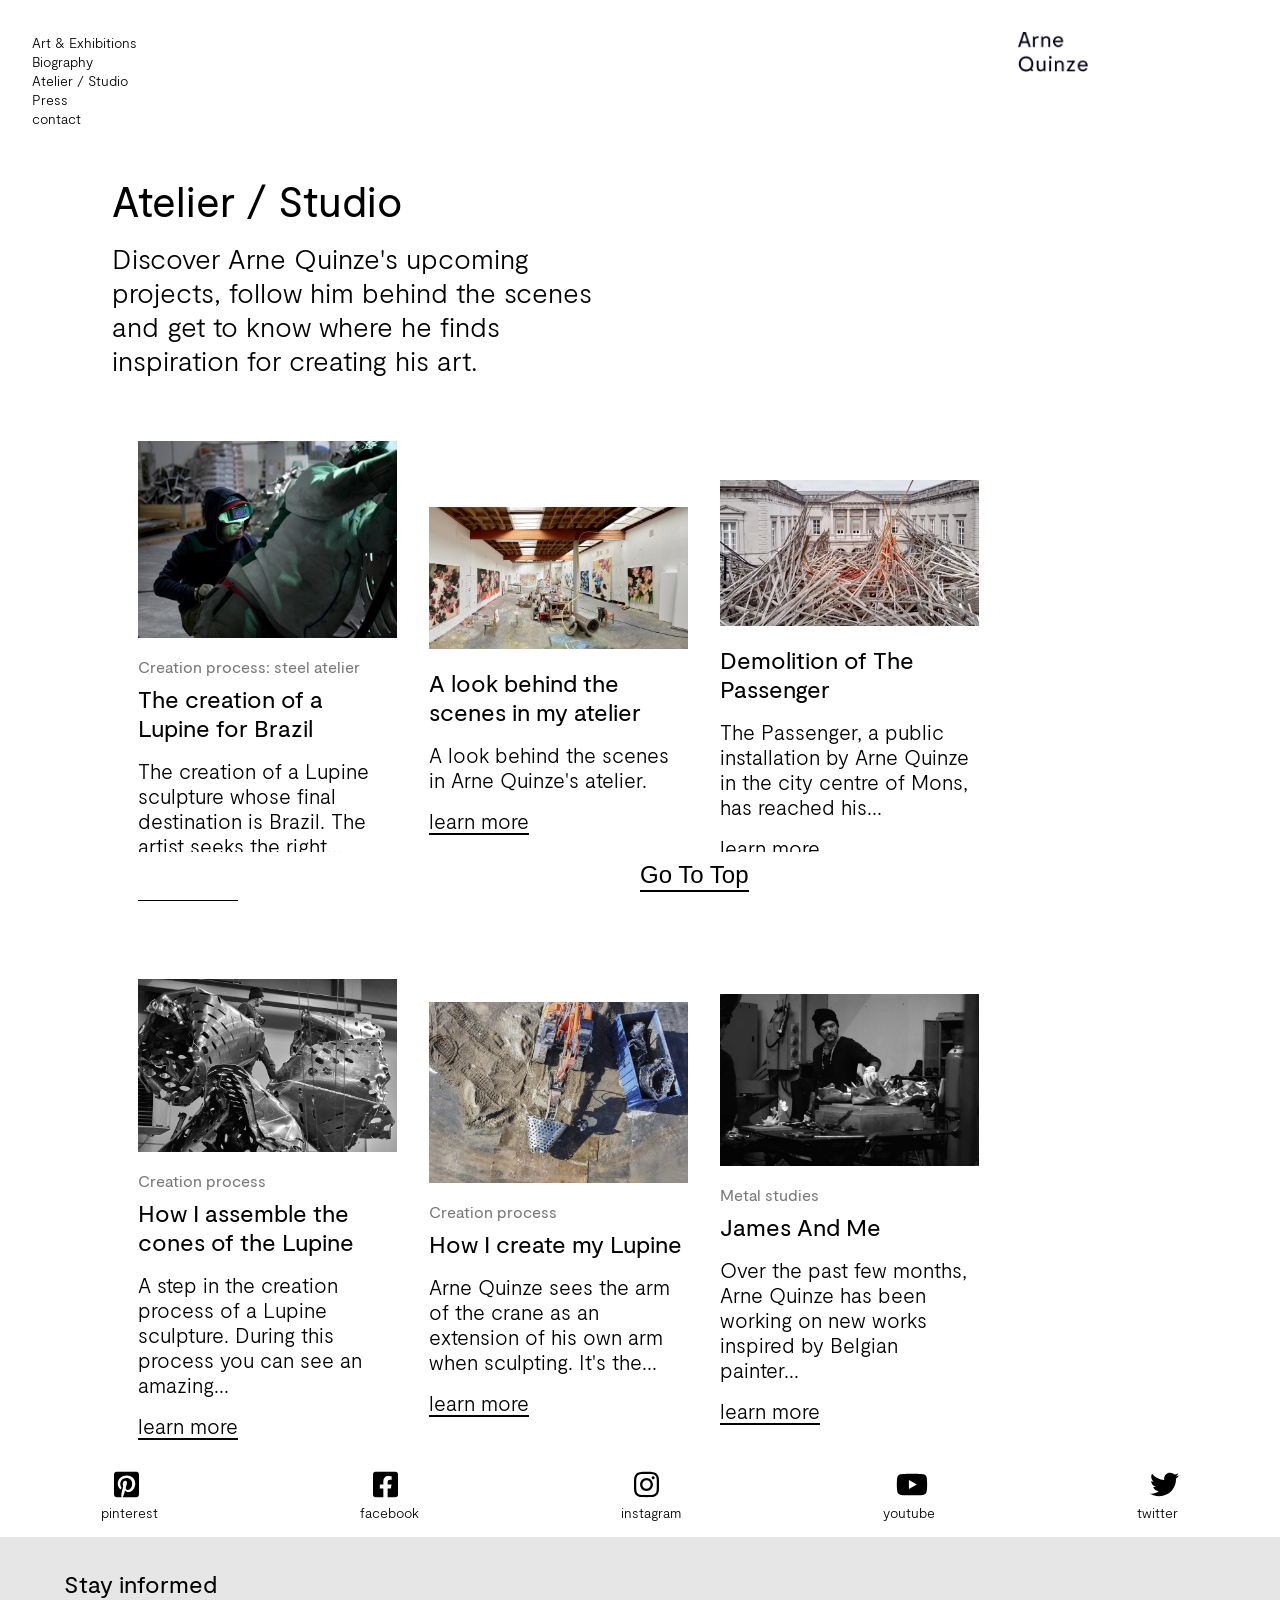
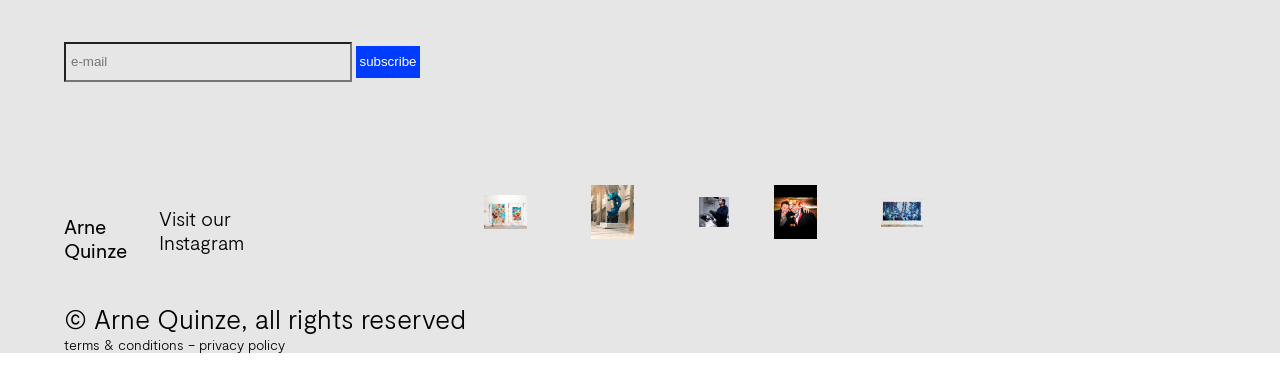
<file: atelier-studio/index.html>
<!DOCTYPE html>
<html lang="en">
<head>
    <meta charset="UTF-8">
    <meta http-equiv="X-UA-Compatible" content="IE=edge">
    <meta name="viewport" content="width=device-width, initial-scale=1.0">
    <title>Document</title>

    <base href="../">
    <link rel="stylesheet" href="static/css/main.css">
</head>
<body>
    <header>
        <div class="containerNavigation">
            <nav class="navigation">
                <ul>
                    <li><a href="art-and-exhibitions/index.html"> Art & Exhibitions</a></li>
                    <li><a href="static/biography.html"> Biography</a></li>
                    <li><a href="atelier-studio/index.html"> Atelier / Studio</a></li>
                    <li><a href="press/index.html"> Press</a></li>
                    <li><a href="static/contact.html"> contact</a></li>

                </ul>
                <div class="logo"><a href="static/index.html"><img src="static/img/logo.png" alt="logo"></a></div>

            </nav>
        </div>
        </div>
    </header>
<main>
    
        <div class="studio">
            <h2>Atelier / Studio</h2>
            <p>Discover Arne Quinze's upcoming projects, follow him behind the scenes and get to know where he finds inspiration for creating his art.</p>
        </div>
    
    <div class="atelierStudioContainer"></div>

    <div class="button"><button type="button" class="buttonTop">Go To Top</button></div>
</main>
<footer>
    <div class="socials">
        <ul>
            <li><a href="https://nl.pinterest.com/arnequinze/"><img
                        src="static/img/social icons/pinterest-square-brands.svg" alt="pinterest"><br> pinterest</a>
            </li>
            <li><a href="https://www.facebook.com/arnequinze"><img
                        src="static/img/social icons/facebook-square-brands.svg" alt="facebook"><br> facebook</a>
            </li>
            <li><a href="https://www.instagram.com/arnequinze/"><img
                        src="static/img/social icons/instagram-brands.svg" alt="instagram"><br> instagram</a></li>
            <li><a href="https://www.youtube.com/user/QuinzeArne"><img
                        src="static/img/social icons/youtube-brands.svg" alt="youtube"><br> youtube</a></li>
            <li><a href="https://twitter.com/quinzearne"><img src="static/img/social icons/twitter-brands.svg"
                        alt="twitter"><br> twitter</a></li>
        </ul>

    </div>

    <div class="footer">
        <div class="containerFooter">
            <h2>Stay informed</h2>
            <label for="email"></label>
            <input type="email" placeholder="e-mail" id="email" name="user_email">
            <input type="submit" value="subscribe" name="submit">
            <div class="instaContainer">
                <h2>Arne Quinze</h2>
                <a href="https://www.instagram.com/arnequinze/">Visit our Instagram</a>
                <div class="footerImg">
                    <div class="instaImg"><img src="static/img/2714183459213040996.jpg" loading="lazy" alt="footer img"></div>
                    <div class="instaImg"><img src="static/img/2713504972441583411.jpg" loading="lazy" alt="footer img"></div>
                    <div class="instaImg"><img src="static/img/2712692866486024238.jpg" loading="lazy" alt="footer img"></div>
                    <div class="instaImg"><img src="static/img/2711328848122946800.jpg" loading="lazy" alt="footer img"></div>
                    <div class="instaImg"><img src="static/img/2708359731166264287.jpg" loading="lazy" alt="footer img"></div>
                </div>
            </div>
            <p>© Arne Quinze, all rights reserved</p>
            <a href="https://www.arnequinze.com/terms-and-conditions">terms & conditions</a> -
            <a href="https://www.arnequinze.com/privacy-policy">privacy policy</a>
        </div>
    </div>
</footer>

    <script src="data/atelier.js"></script>
    <script src="static/js/totop.js"></script>
    <script src="static/js/atelier.js"></script>

</body>
</html>
</file>
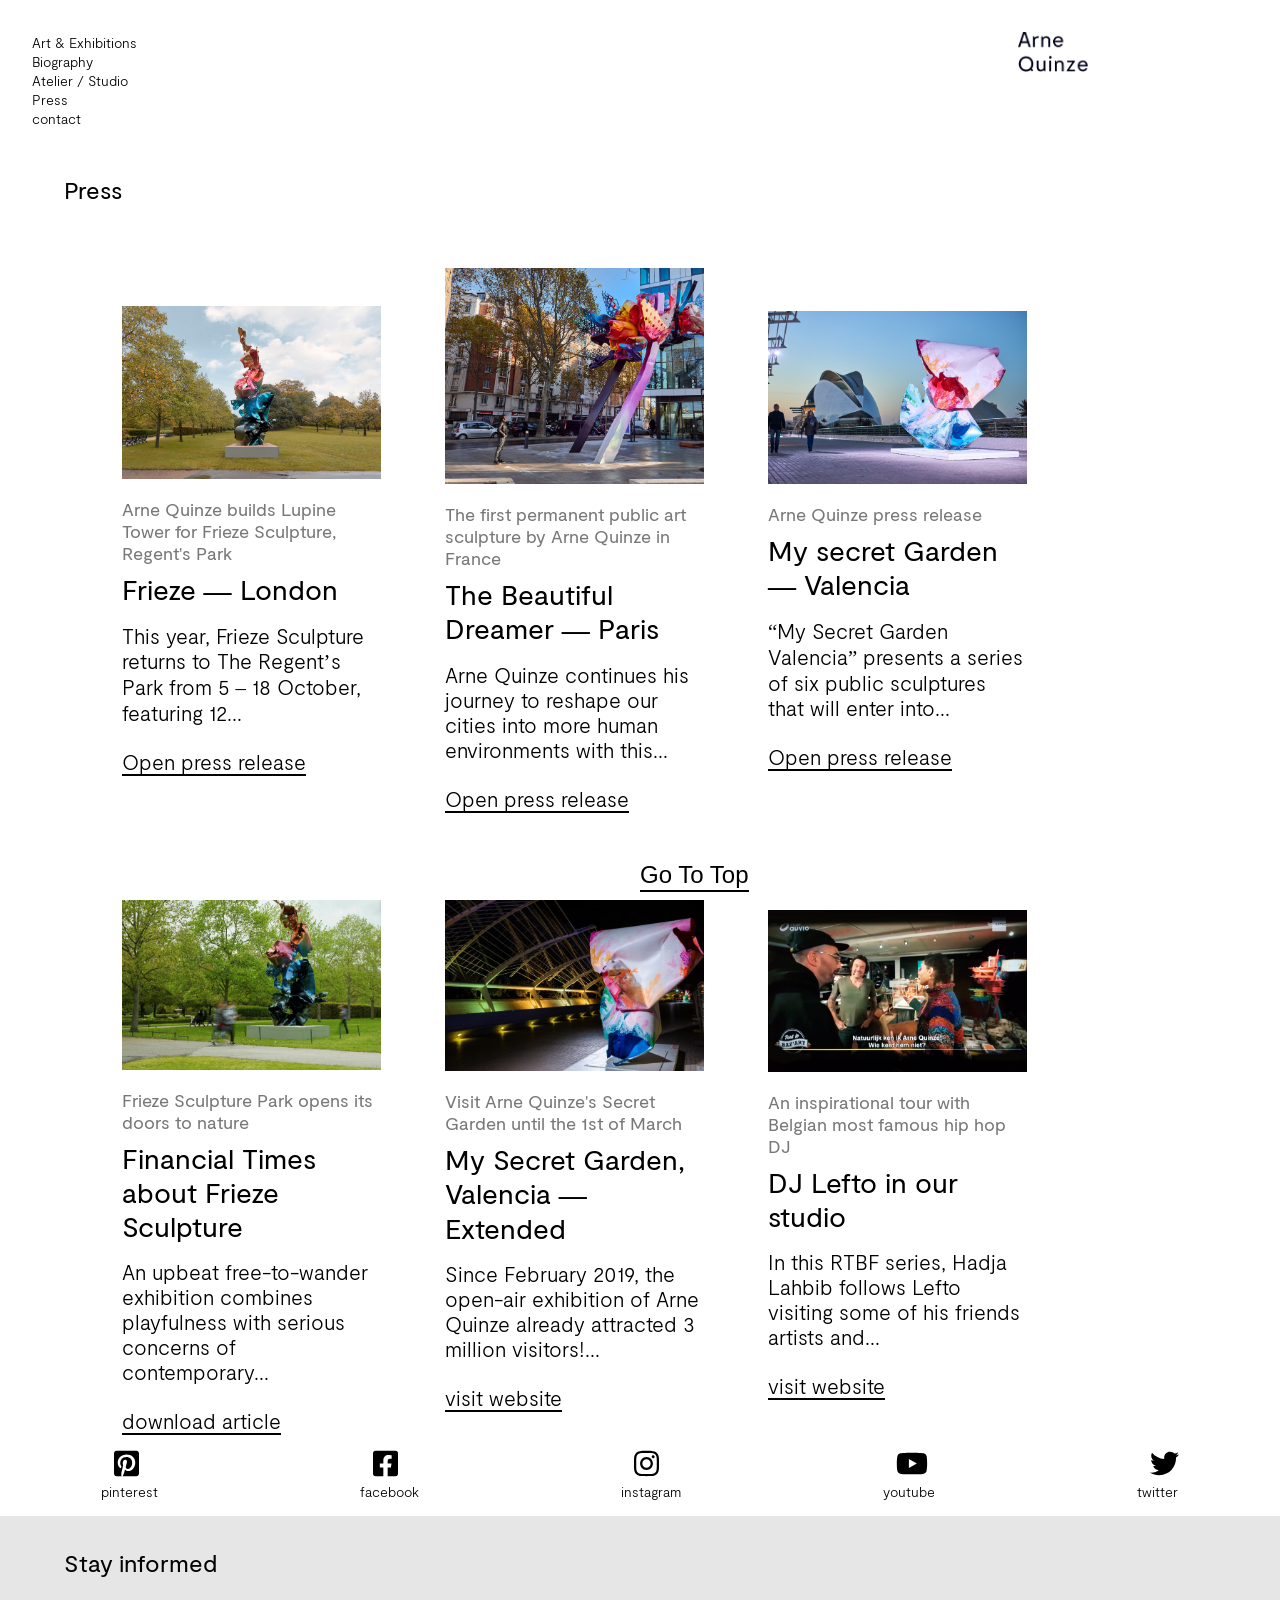
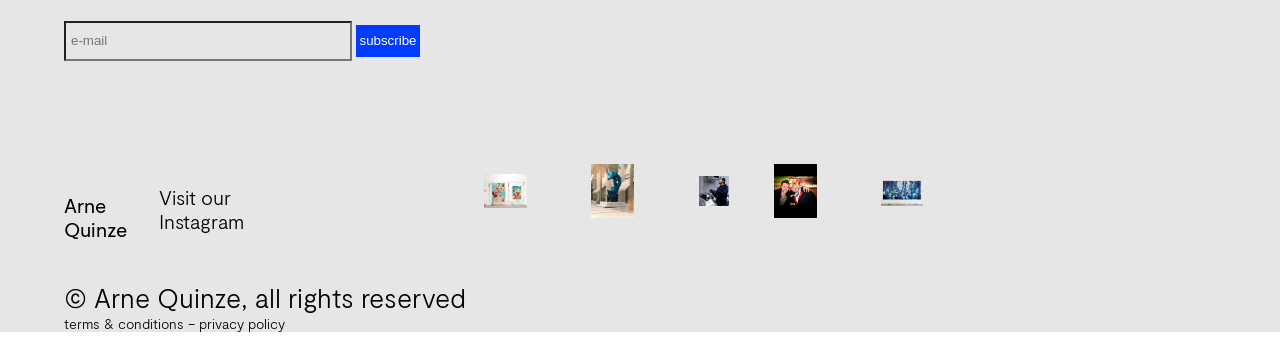
<file: press/index.html>
<!DOCTYPE html>
<html lang="en">

<head>
    <meta charset="UTF-8">
    <meta http-equiv="X-UA-Compatible" content="IE=edge">
    <meta name="viewport" content="width=device-width, initial-scale=1.0">
    <title>Document</title>
    <base href="../">
    <link rel="stylesheet" href="static/css/main.css">
</head>

<body>
    <header>
        <div class="containerNavigation">
            <nav class="navigation">
                <ul>
                    <li><a href="art-and-exhibitions/index.html"> Art & Exhibitions</a></li>
                    <li><a href="static/biography.html"> Biography</a></li>
                    <li><a href="atelier-studio/index.html"> Atelier / Studio</a></li>
                    <li><a href="press/index.html"> Press</a></li>
                    <li><a href="static/contact.html"> contact</a></li>

                </ul>
                <div class="logo"><a href="static/index.html"><img src="static/img/logo.png" alt="logo"></a></div>

            </nav>
        </div>
        </div>
    </header>
    <main>
        <h2>Press</h2>

        <div class="pressReleases"></div>

        <div class="button"><button type="button" class="buttonTop">Go To Top</button></div>
    </main>

    <footer>
        <div class="socials">
            <ul>
                <li><a href="https://nl.pinterest.com/arnequinze/"><img
                            src="static/img/social icons/pinterest-square-brands.svg" alt="pinterest"><br> pinterest</a>
                </li>
                <li><a href="https://www.facebook.com/arnequinze"><img
                            src="static/img/social icons/facebook-square-brands.svg" alt="facebook"><br> facebook</a>
                </li>
                <li><a href="https://www.instagram.com/arnequinze/"><img
                            src="static/img/social icons/instagram-brands.svg" alt="instagram"><br> instagram</a></li>
                <li><a href="https://www.youtube.com/user/QuinzeArne"><img
                            src="static/img/social icons/youtube-brands.svg" alt="youtube"><br> youtube</a></li>
                <li><a href="https://twitter.com/quinzearne"><img src="static/img/social icons/twitter-brands.svg"
                            alt="twitter"><br> twitter</a></li>
            </ul>

        </div>

        <div class="footer">
            <div class="containerFooter">
                <h2>Stay informed</h2>
                <label for="email"></label>
                <input type="email" placeholder="e-mail" id="email" name="user_email">
                <input type="submit" value="subscribe" name="submit">
                <div class="instaContainer">
                    <h2>Arne Quinze</h2>
                    <a href="https://www.instagram.com/arnequinze/">Visit our Instagram</a>
                    <div class="footerImg">
                        <div class="instaImg"><img src="static/img/2714183459213040996.jpg" loading="lazy" alt="footer img"></div>
                        <div class="instaImg"><img src="static/img/2713504972441583411.jpg" loading="lazy" alt="footer img"></div>
                        <div class="instaImg"><img src="static/img/2712692866486024238.jpg" loading="lazy" alt="footer img"></div>
                        <div class="instaImg"><img src="static/img/2711328848122946800.jpg" loading="lazy" alt="footer img"></div>
                        <div class="instaImg"><img src="static/img/2708359731166264287.jpg" loading="lazy" alt="footer img"></div>
                    </div>
                </div>
                <p>© Arne Quinze, all rights reserved</p>
                <a href="https://www.arnequinze.com/terms-and-conditions">terms & conditions</a> -
                <a href="https://www.arnequinze.com/privacy-policy">privacy policy</a>
            </div>
        </div>
    </footer>

    <script src="data/press.js"></script>
    <script src="static/js/totop.js"></script>
    <script src="static/js/press.js"></script>
</body>

</html>
</file>
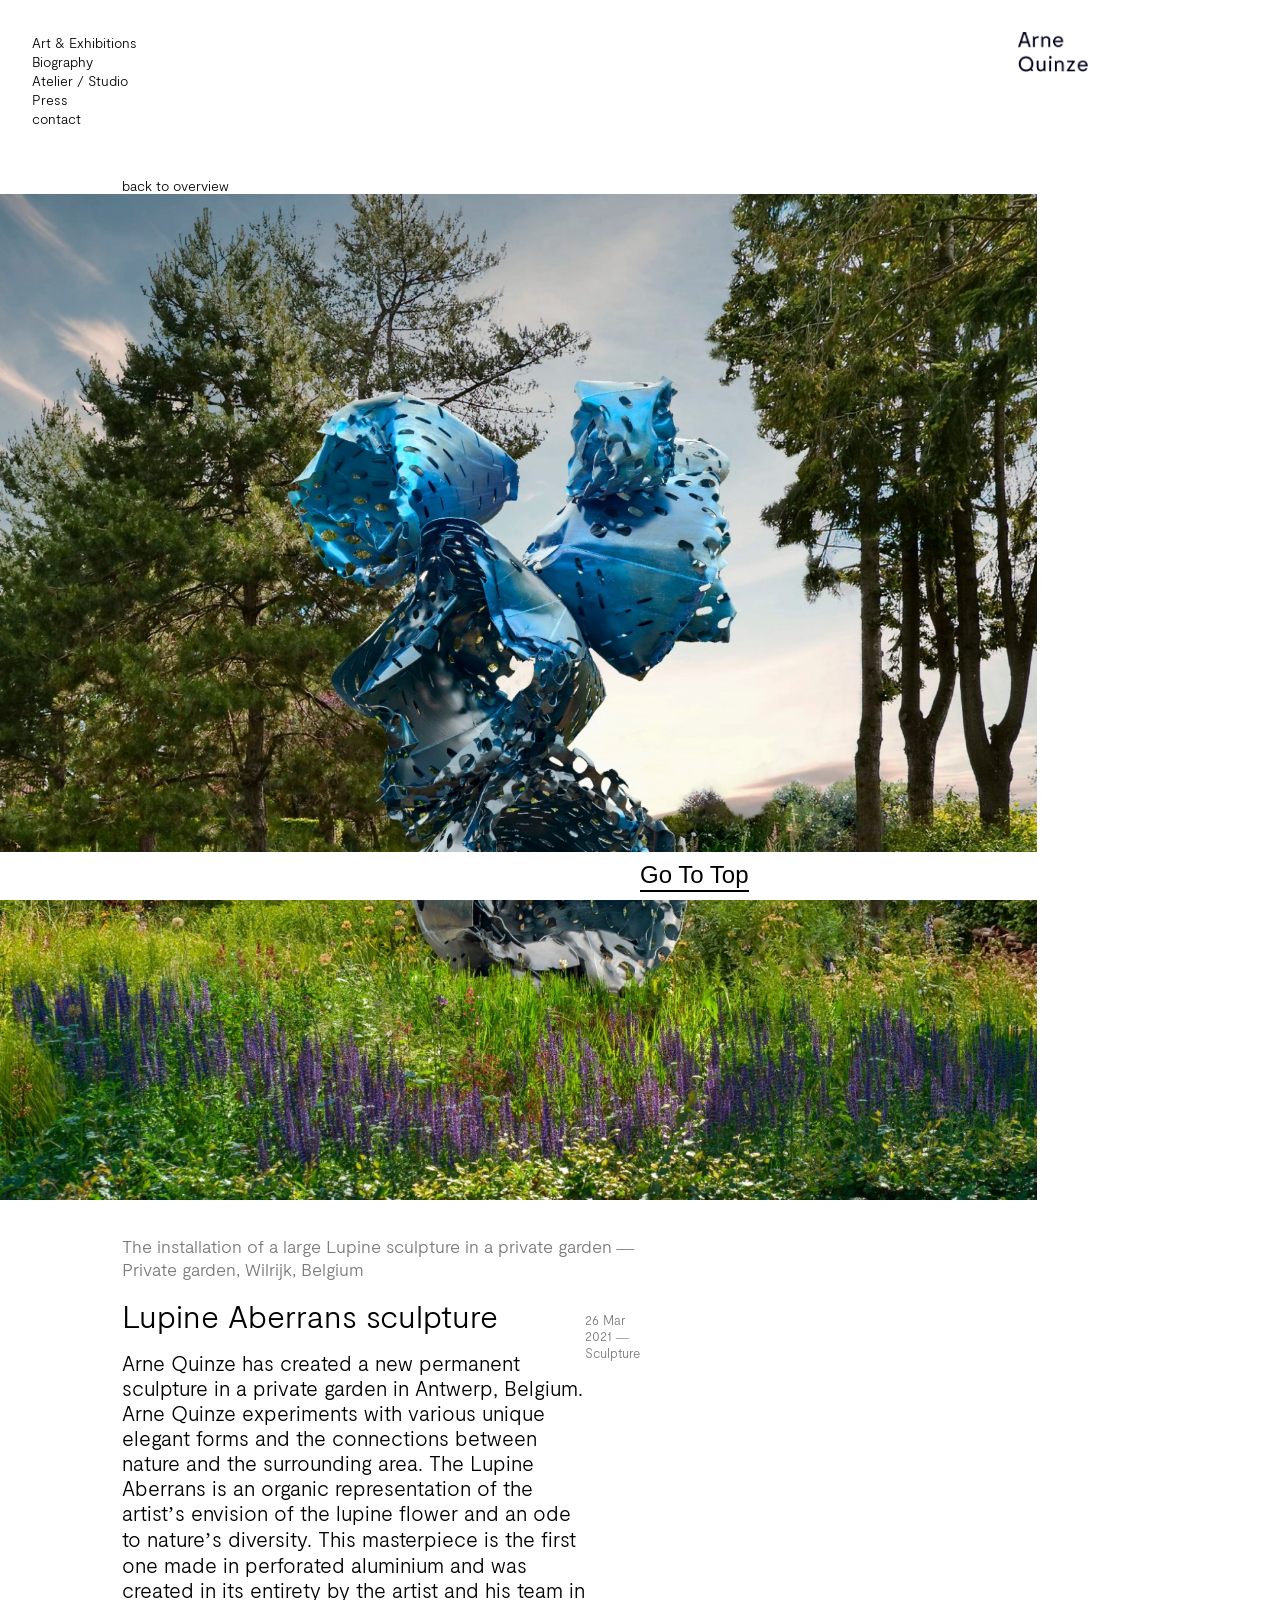
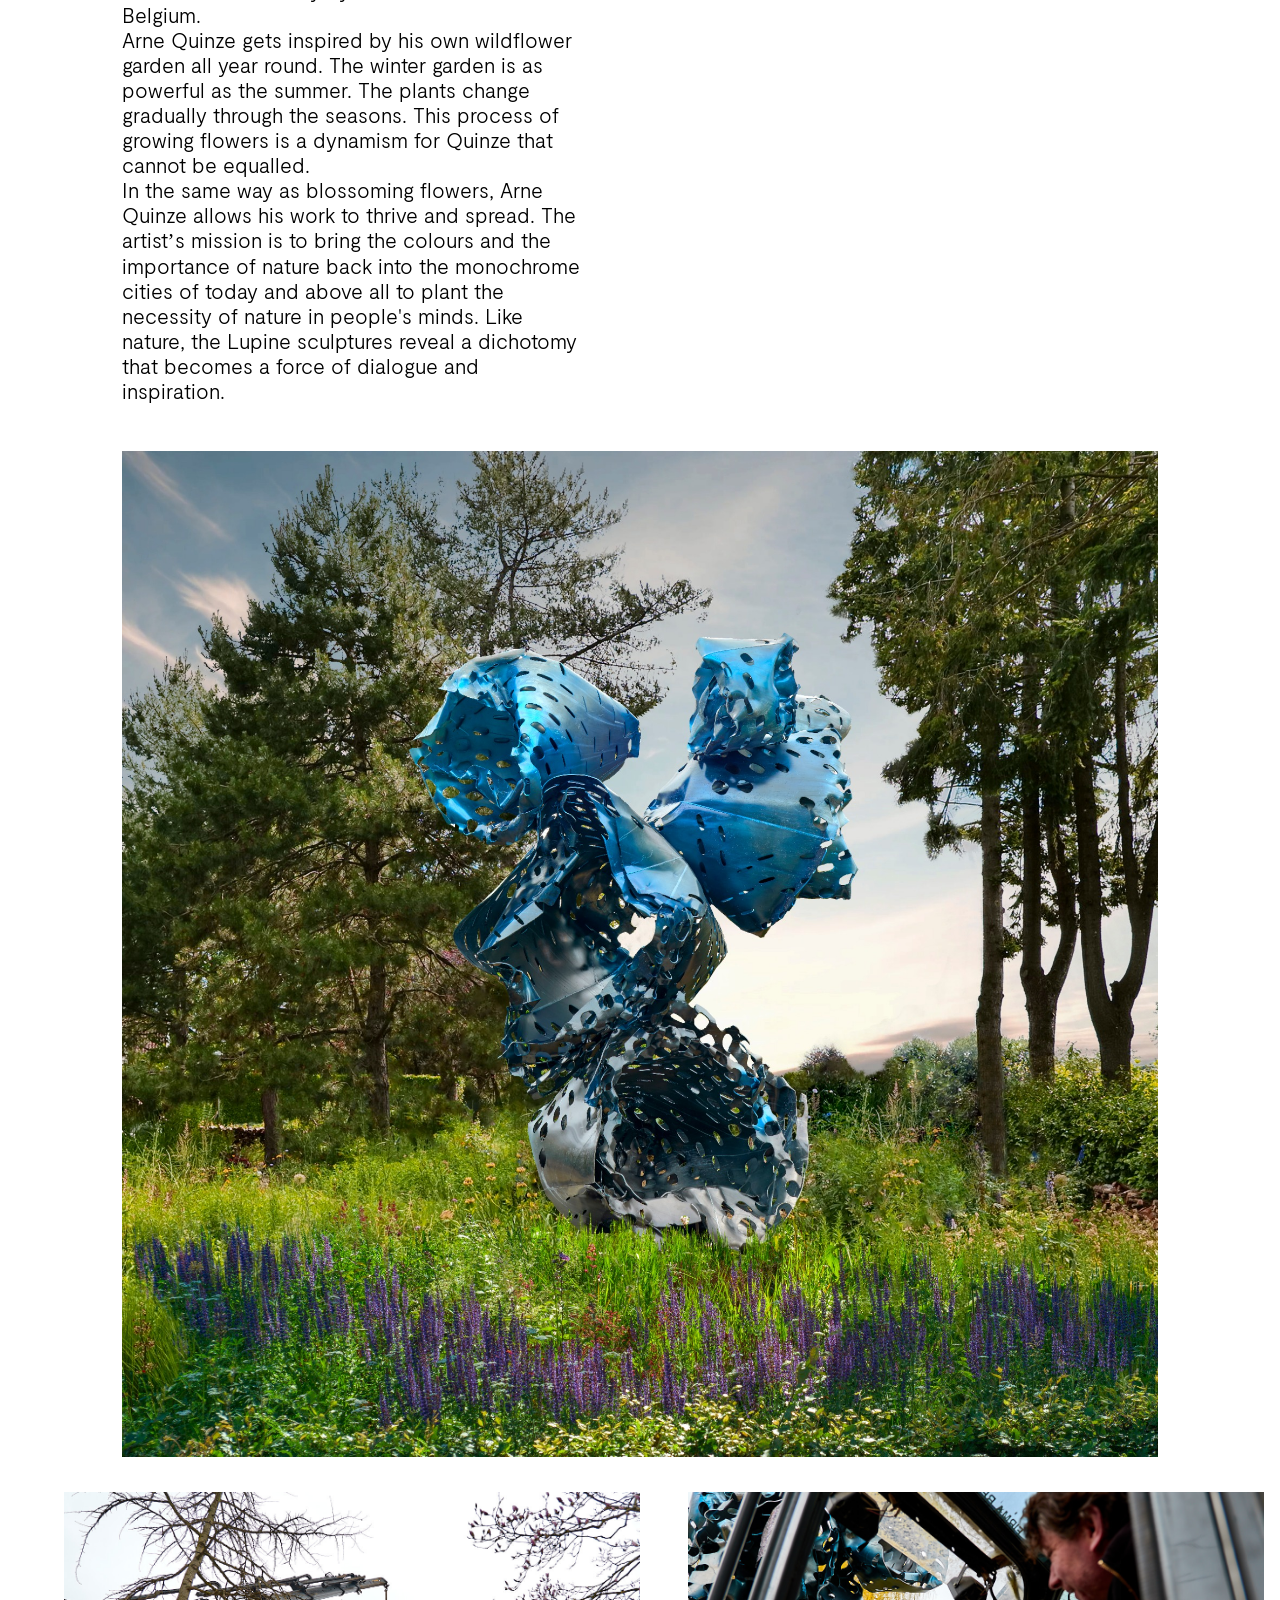
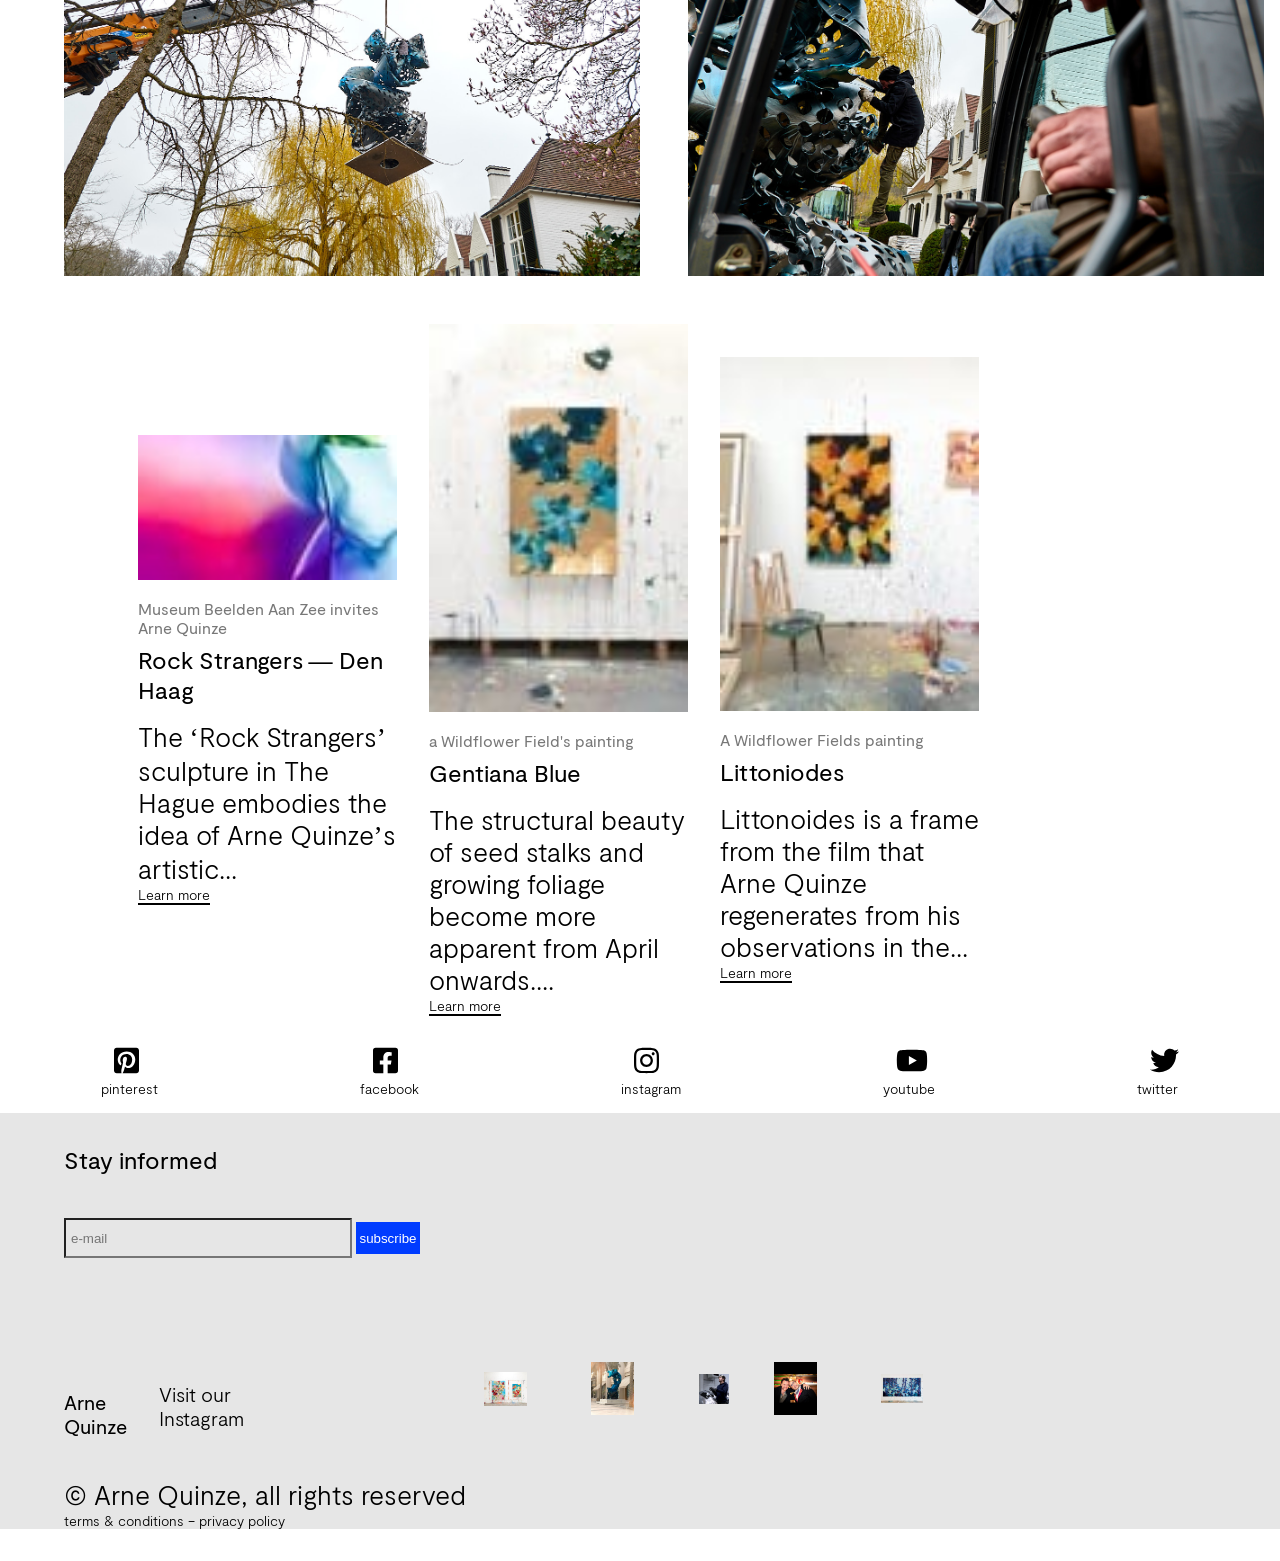
<file: art-and-exhibitions/detail/index.html>
<!DOCTYPE html>
<html lang="en">

<head>
    <meta charset="UTF-8">
    <meta http-equiv="X-UA-Compatible" content="IE=edge">
    <meta name="viewport" content="width=device-width, initial-scale=1.0">
    <title>Document</title>

    <base href="../../">
    <link rel="stylesheet" href="static/css/main.css">
</head>

<body>
    <header>
        <div class="containerNavigation">
            <nav class="navigation">
                <ul>
                    <li><a href="art-and-exhibitions/index.html"> Art & Exhibitions</a></li>
                    <li><a href="static/biography.html"> Biography</a></li>
                    <li><a href="atelier-studio/index.html"> Atelier / Studio</a></li>
                    <li><a href="press/index.html"> Press</a></li>
                    <li><a href="static/contact.html"> contact</a></li>

                </ul>
                <div class="logo"><a href="app/static/index.html"><img src="static/img/logo.png" alt="logo"></a></div>

            </nav>
        </div>
        </div>
    </header>
    <main>
        <div class="lupineContainer">
            <a href="index.html">back to overview</a>
            <img class="lupineImg" src="art-and-exhibitions/detail/img/Grootf311cfe3ef332c6ec839a8198dadd2e9.jpeg" alt="arne Quinze">
            
                <div class="lupineText">
                    <h3>The installation of a large Lupine sculpture in a private garden — Private garden, Wilrijk, Belgium</h3>
                    <div class="lupineContainerText">
                        <div class="lupine">
                            <h1>Lupine Aberrans sculpture</h1>
                            <p>Arne Quinze has created a new permanent sculpture in a private garden in Antwerp, Belgium. Arne Quinze
                                experiments with various unique elegant forms and the connections between nature and the surrounding area.
                                The Lupine Aberrans is an organic representation of the artist’s envision of the lupine flower and an ode to
                                nature’s diversity. This masterpiece is the first one made in perforated aluminium and was created in its
                                entirety by the artist and his team in Belgium.</p>
                            <p>Arne Quinze gets inspired by his own wildflower garden all year round. The winter garden is as powerful as
                                the summer. The plants change gradually through the seasons. This process of growing flowers is a dynamism
                                for Quinze that cannot be equalled.</p>
                            <p>
                                In the same way as blossoming flowers, Arne Quinze allows his work to thrive and spread. The artist’s
                                mission is to bring the colours and the importance of nature back into the monochrome cities of today and
                                above all to plant the necessity of nature in people's minds.
                                Like nature, the Lupine sculptures reveal a dichotomy that becomes a force of dialogue and inspiration.
                            </p>
                        </div>
                        <div class="sculpture"><p>26 Mar 2021 — Sculpture</p></div>
                                        </div>
                    </div>
                    <img src="art-and-exhibitions/detail/img/whatsapp-image-2021-03-27-at-09.55.17.jpeg" alt="arne Quinze">
                
            </div>
            <div class="lupineContainerImg">
                <img src="art-and-exhibitions/detail/img/arnequinze_lupine_installation_gijbels_p1303104_web.jpg" alt="arne Quinze">
                <img src="art-and-exhibitions/detail/img/arnequinze_lupine_installation_gijbels_p1303170_web.jpg" alt="arne Quinze">
            </div>
            <div class="cardsContainer">
                <div class="lupineCards">
                    <img src="art-and-exhibitions/img/76ccfb98687e5a61dfb0665f53ae5c43.jpg" alt="76ccfb98687e5a61dfb0665f53ae5c43.jpg">
                    <h3>Museum Beelden Aan Zee invites Arne Quinze</h3>
                    <h2>Rock Strangers — Den Haag</h2>
                    <p>The ‘Rock Strangers’ sculpture in The Hague embodies the idea of Arne Quinze’s artistic...</p>
                
                    <a href="art-and-exhibitions/index.html">Learn more</a>
                </div>
                <div class="lupineCards">
                    <img src="art-and-exhibitions/img/545f79c466b8bb04ab62501294c299ac.jpg" alt="545f79c466b8bb04ab62501294c299ac.jpg">
                    <h3>a Wildflower Field's painting</h3>
                    <h2>Gentiana Blue</h2>
                    <p>The structural beauty of seed stalks and growing foliage become more apparent from April onwards....</p>
                
                    <a href="art-and-exhibitions/index.html">Learn more</a>
                </div>
                <div class="lupineCards">
                    <img src="art-and-exhibitions/img/d73c04ef2546dfdf87f8187c1de7666d.jpg" alt="d73c04ef2546dfdf87f8187c1de7666d.jpg">
                    <h3>A Wildflower Fields painting</h3>
                    <h2>Littoniodes</h2>
                    <p>Littonoides is a frame from the film that Arne Quinze regenerates from his observations in the...</p>
                
                    <a href="art-and-exhibitions/index.html">Learn more</a>
                </div>
            </div>

            <div class="button"><button type="button" class="buttonTop">Go To Top</button></div>

</main>

<footer>
    <div class="socials">
        <ul>
            <li><a href="https://nl.pinterest.com/arnequinze/"><img
                        src="static/img/social icons/pinterest-square-brands.svg" alt="pinterest"><br> pinterest</a>
            </li>
            <li><a href="https://www.facebook.com/arnequinze"><img
                        src="static/img/social icons/facebook-square-brands.svg" alt="facebook"><br> facebook</a>
            </li>
            <li><a href="https://www.instagram.com/arnequinze/"><img
                        src="static/img/social icons/instagram-brands.svg" alt="instagram"><br> instagram</a></li>
            <li><a href="https://www.youtube.com/user/QuinzeArne"><img
                        src="static/img/social icons/youtube-brands.svg" alt="youtube"><br> youtube</a></li>
            <li><a href="https://twitter.com/quinzearne"><img src="static/img/social icons/twitter-brands.svg"
                        alt="twitter"><br> twitter</a></li>
        </ul>

    </div>

    <div class="footer">
        <div class="containerFooter">
            <h2>Stay informed</h2>
            <label for="email"></label>
            <input type="email" placeholder="e-mail" id="email" name="user_email">
            <input type="submit" value="subscribe" name="submit">
            <div class="instaContainer">
                <h2>Arne Quinze</h2>
                <a href="https://www.instagram.com/arnequinze/">Visit our Instagram</a>
                <div class="footerImg">
                    <div class="instaImg"><img src="static/img/2714183459213040996.jpg" loading="lazy" alt="footer img"></div>
                    <div class="instaImg"><img src="static/img/2713504972441583411.jpg" loading="lazy" alt="footer img"></div>
                    <div class="instaImg"><img src="static/img/2712692866486024238.jpg" loading="lazy" alt="footer img"></div>
                    <div class="instaImg"><img src="static/img/2711328848122946800.jpg" loading="lazy" alt="footer img"></div>
                    <div class="instaImg"><img src="static/img/2708359731166264287.jpg" loading="lazy" alt="footer img"></div>
                </div>
            </div>
            <p>© Arne Quinze, all rights reserved</p>
            <a href="https://www.arnequinze.com/terms-and-conditions">terms & conditions</a> -
            <a href="https://www.arnequinze.com/privacy-policy">privacy policy</a>
        </div>
    </div>
</footer>
<script src="../static/js/totop.js"></script>
</body>
</html>
</file>
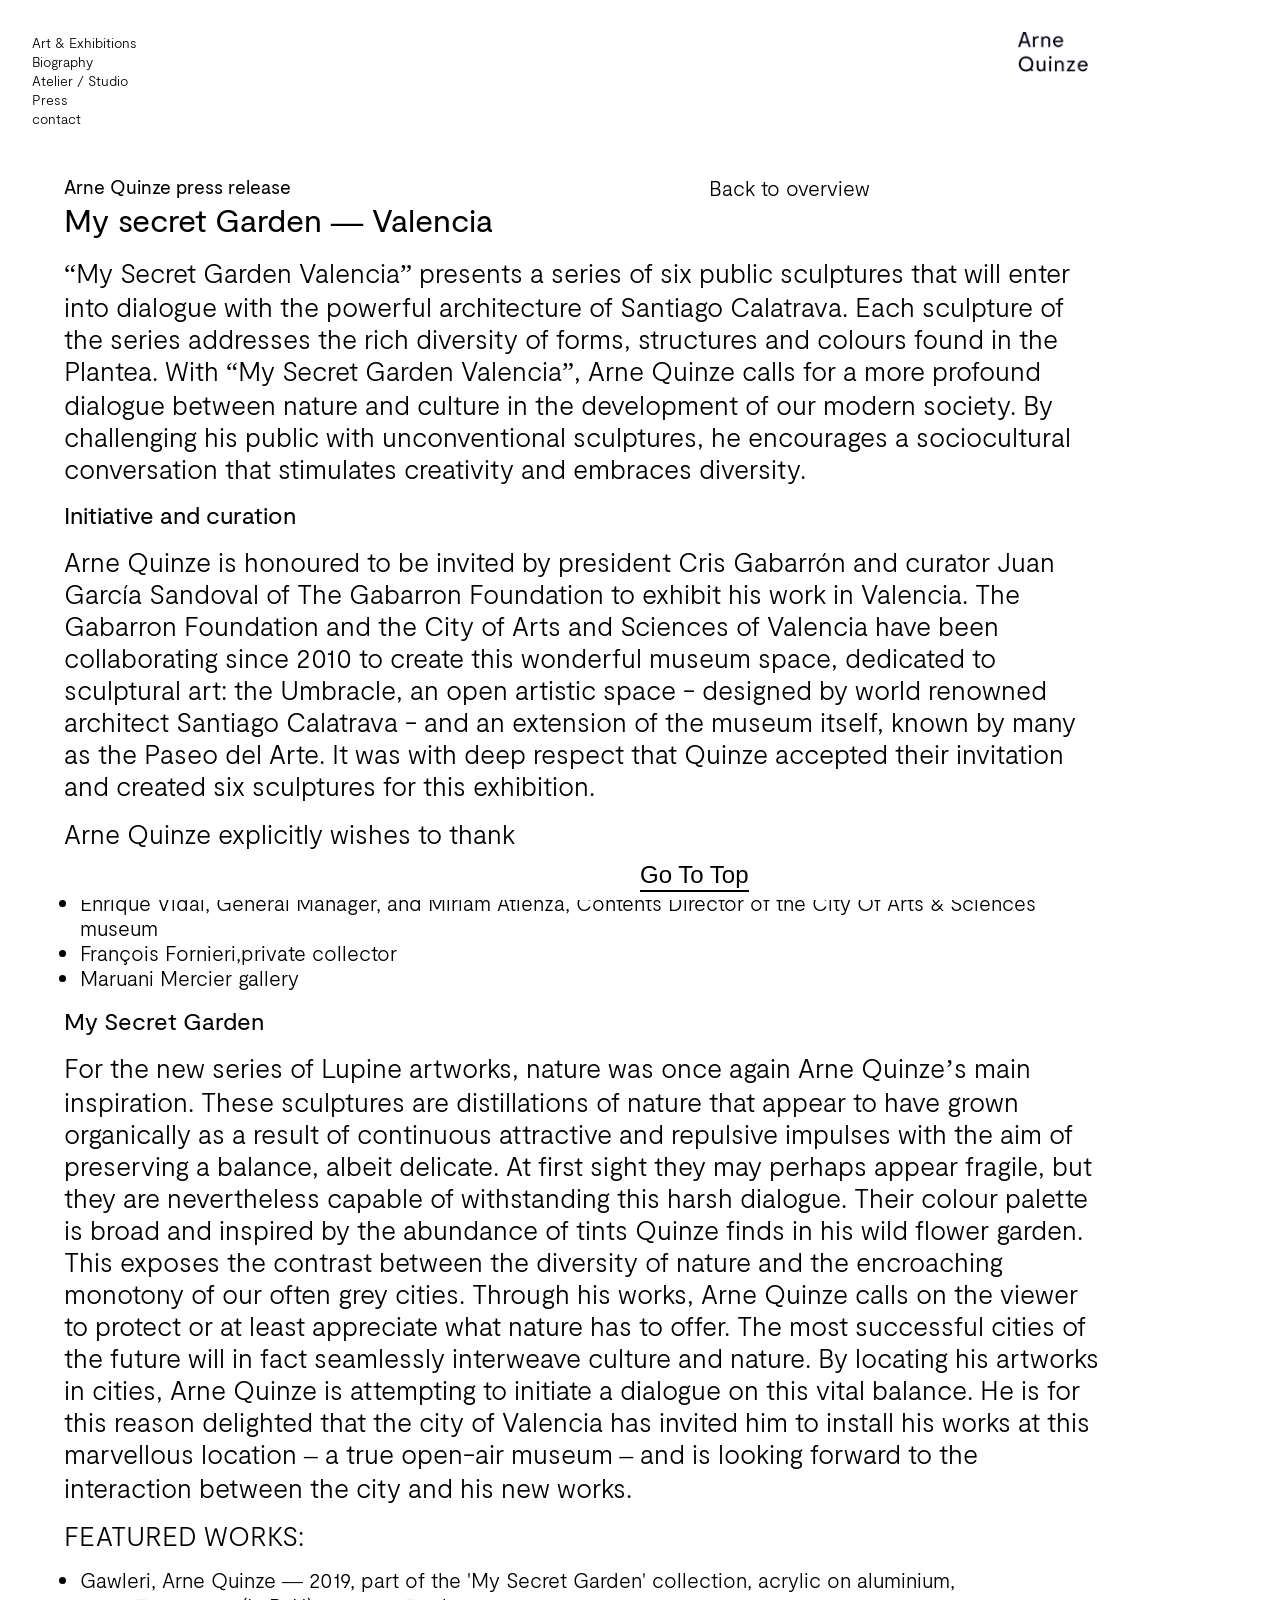
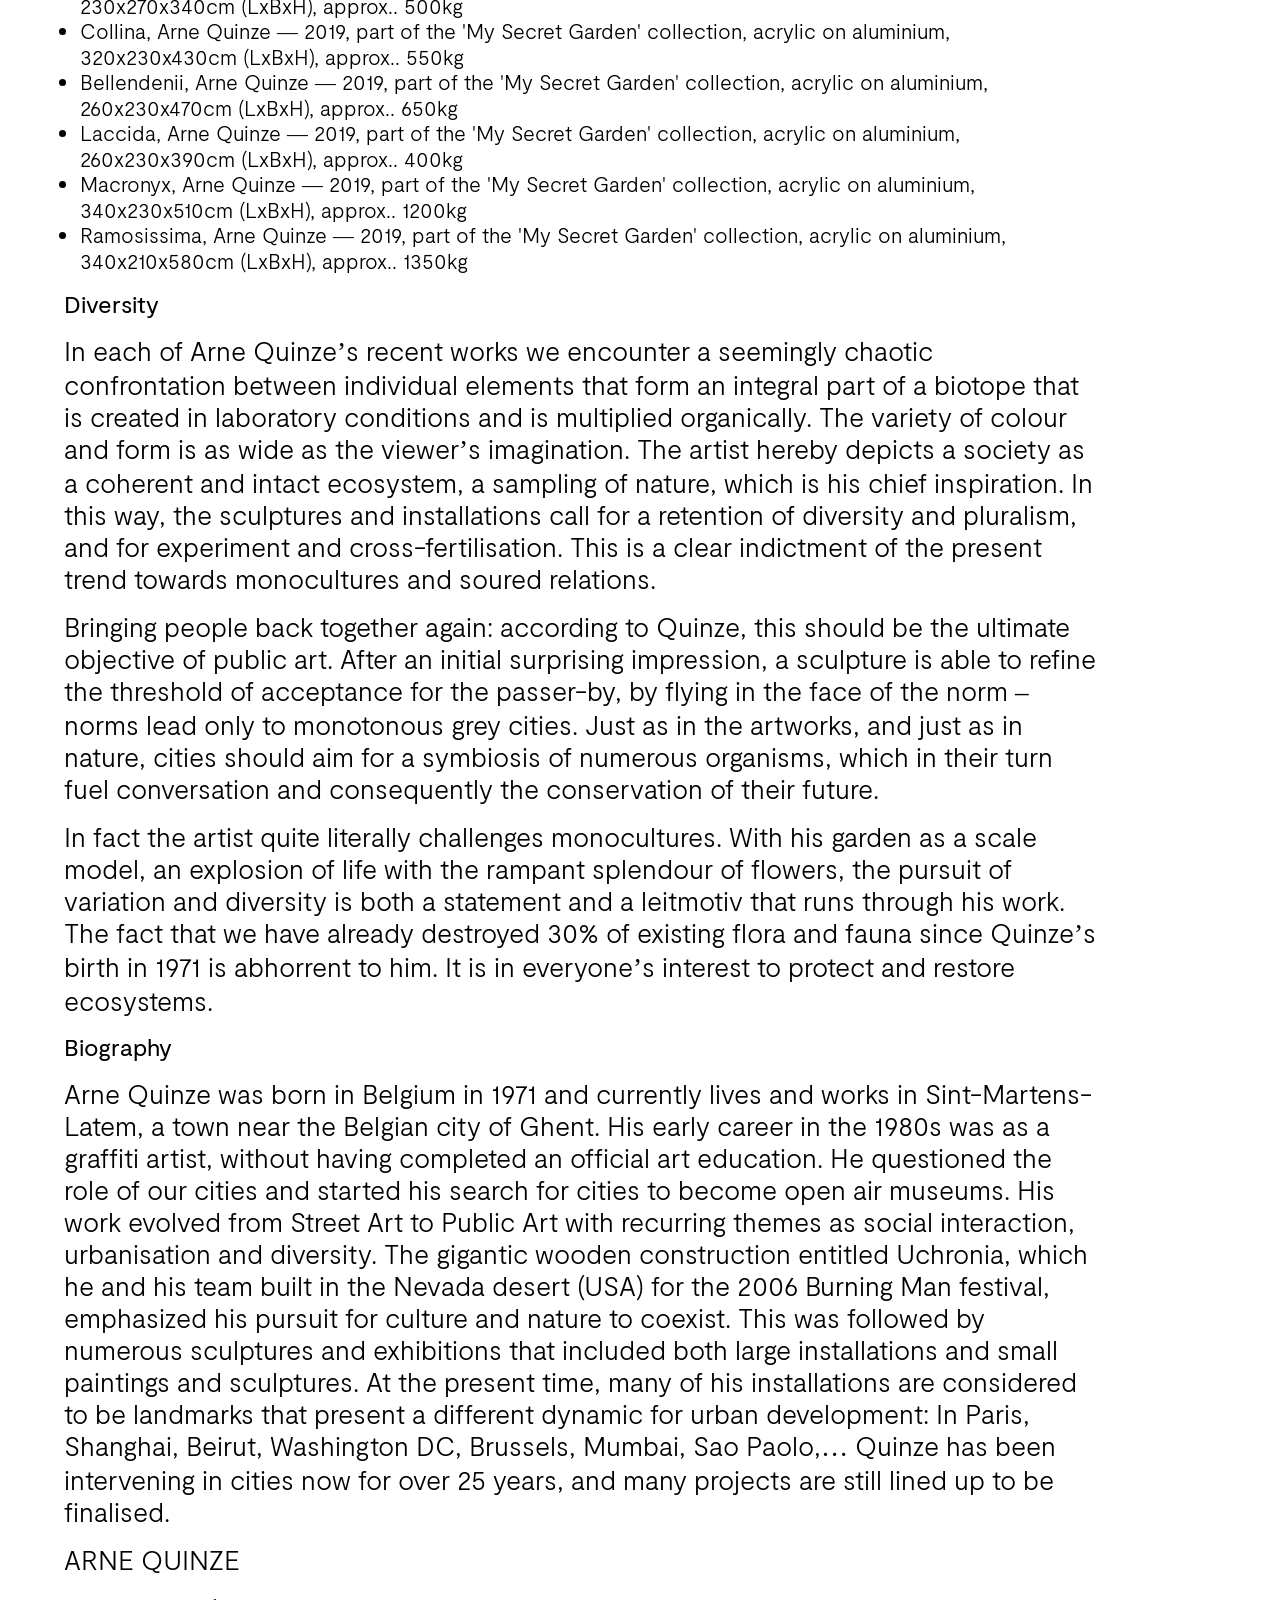
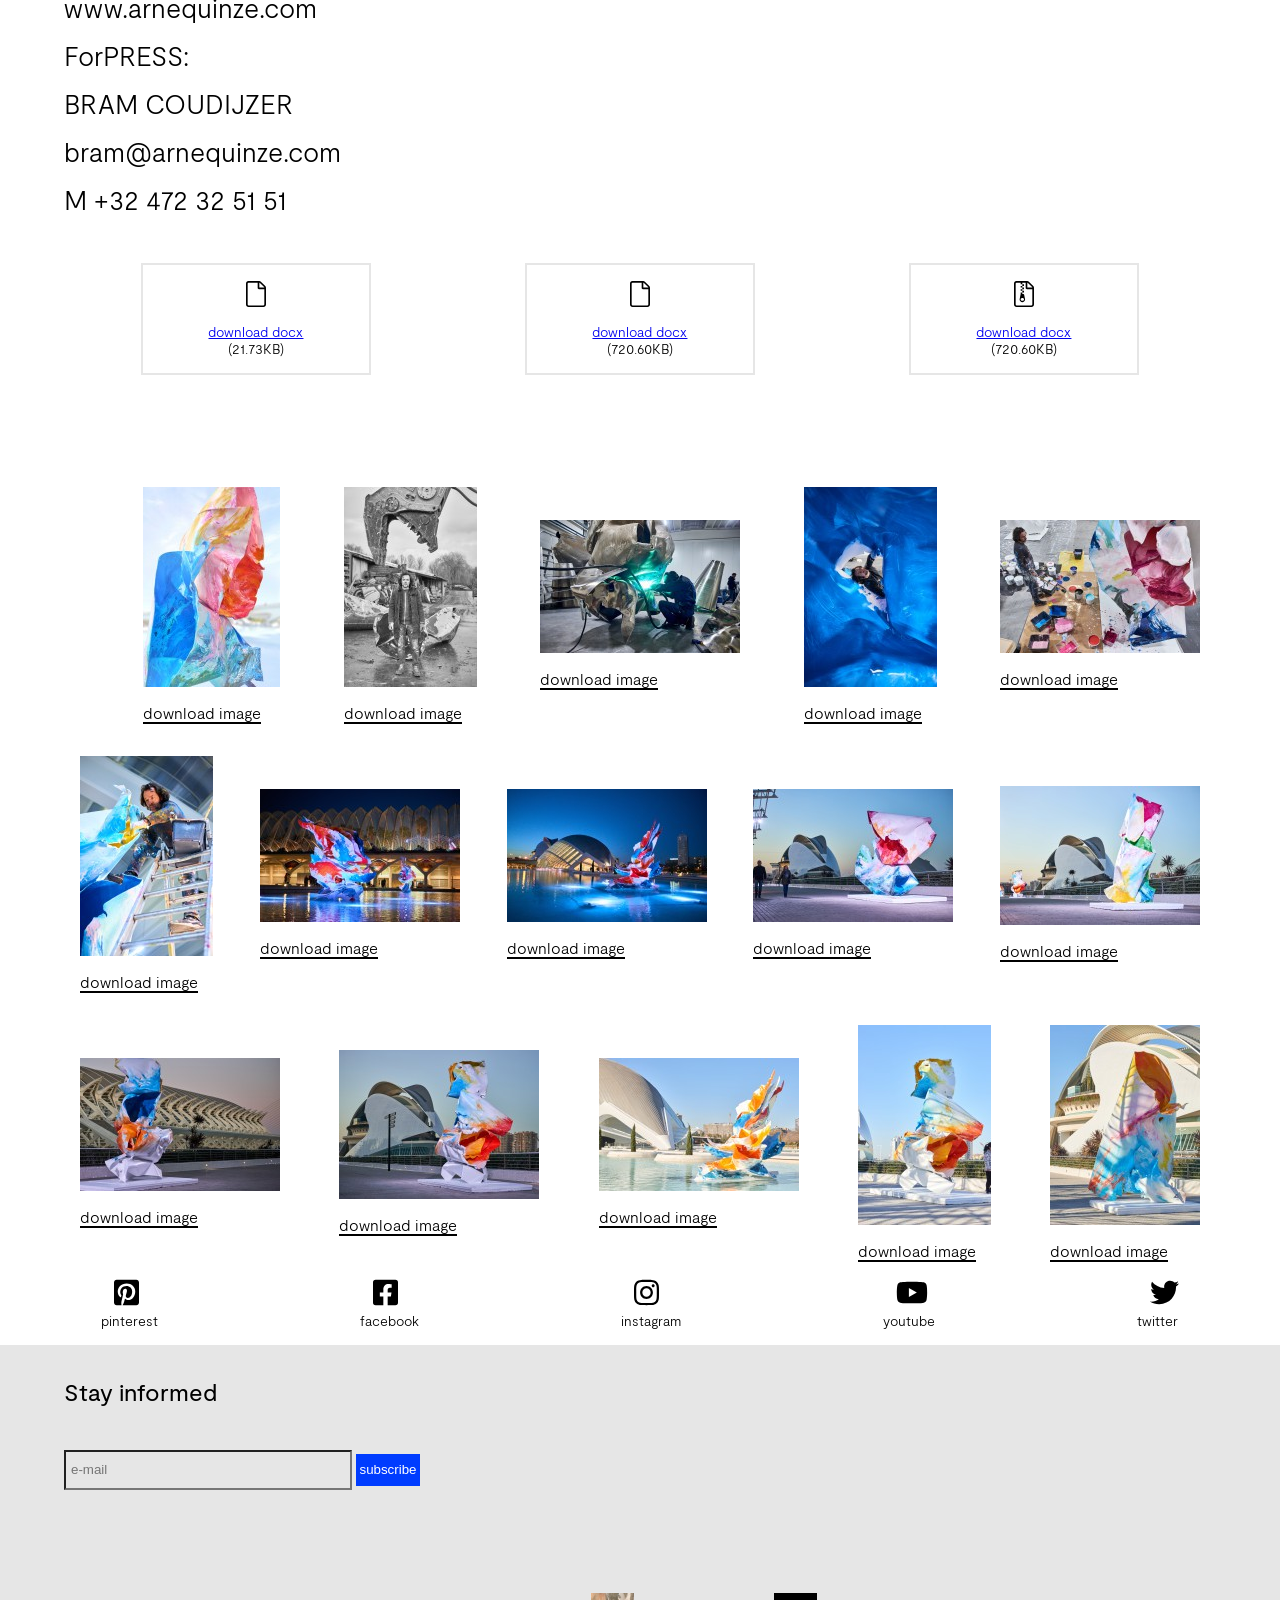
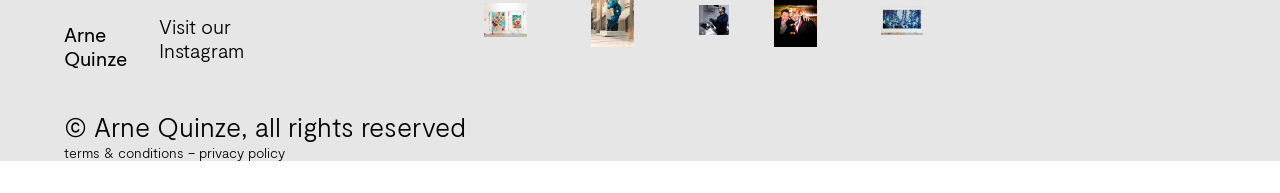
<file: press/detail/index.html>
<!DOCTYPE html>
<html lang="en">

<head>
    <meta charset="UTF-8">
    <meta http-equiv="X-UA-Compatible" content="IE=edge">
    <meta name="viewport" content="width=device-width, initial-scale=1.0">
    <title>Document</title>
    <base href="../../">
    <link rel="stylesheet" href="static/css/main.css">
</head>

<body>
    <header>
        <div class="containerNavigation">
            <nav class="navigation">
                <ul>
                    <li><a href="art-and-exhibitions/index.html"> Art & Exhibitions</a></li>
                    <li><a href="static/biography.html"> Biography</a></li>
                    <li><a href="atelier-studio/index.html"> Atelier / Studio</a></li>
                    <li><a href="press/index.html"> Press</a></li>
                    <li><a href="static/contact.html"> contact</a></li>

                </ul>
                <div class="logo"><a href="static/index.html"><img src="static/img/logo.png" alt="logo"></a></div>

            </nav>
        </div>
        </div>
    </header>





    <main>
        <div class="menuPress">
            <h3>Arne Quinze press release</h3>
            <a href="#">Back to overview</a>
        </div>
        <div class="containerPress">
            <h1>My secret Garden — Valencia</h1>
            <p>
                “My Secret Garden Valencia” presents a series of six public sculptures that will enter into dialogue with the
                powerful architecture of Santiago Calatrava. Each sculpture of the series addresses the rich diversity of forms,
                structures and colours found in the Plantea. With “My Secret Garden Valencia”, Arne Quinze calls for a more
                profound dialogue between nature and culture in the development of our modern society. By challenging his public
                with unconventional sculptures, he encourages a sociocultural conversation that stimulates creativity and
                embraces diversity.
            </p>
            <h2>Initiative and curation</h2>
            <p>Arne Quinze is honoured to be invited by president Cris Gabarrón and curator Juan García Sandoval of The Gabarron
                Foundation to exhibit his work in Valencia. The Gabarron Foundation and the City of Arts and Sciences of
                Valencia have been collaborating since 2010 to create this wonderful museum space, dedicated to sculptural art:
                the Umbracle, an open artistic space - designed by world renowned architect Santiago Calatrava - and an
                extension of the museum itself, known by many as the Paseo del Arte. It was with deep respect that Quinze
                accepted their invitation and created six sculptures for this exhibition.
            </p>
            <p>Arne Quinze explicitly wishes to thank</p>
            <ul>
                <li>Cris Gabarrón and Juan Garcia Sandoval of the Gabarron Foundation</li>
                <li>Enrique Vidal, General Manager, and Miriam Atienza, Contents Director of the City Of Arts & Sciences museum
                </li>
                <li>François Fornieri,private collector</li>
                <li>Maruani Mercier gallery</li>
            </ul>
            <h2><strong>My Secret Garden</strong></h2>
            <p>For the new series of Lupine artworks, nature was once again Arne Quinze’s main inspiration. These sculptures are
                distillations of nature that appear to have grown organically as a result of continuous attractive and repulsive
                impulses with the aim of preserving a balance, albeit delicate. At first sight they may perhaps appear fragile,
                but they are nevertheless capable of withstanding this harsh dialogue. Their colour palette is broad and
                inspired by the abundance of tints Quinze finds in his wild flower garden. This exposes the contrast between the
                diversity of nature and the encroaching monotony of our often grey cities. Through his works, Arne Quinze calls
                on the viewer to protect or at least appreciate what nature has to offer. The most successful cities of the
                future will in fact seamlessly interweave culture and nature. By locating his artworks in cities, Arne Quinze is
                attempting to initiate a dialogue on this vital balance. He is for this reason delighted that the city of
                Valencia has invited him to install his works at this marvellous location – a true open-air museum – and is
                looking forward to the interaction between the city and his new works.
            </p>
            <p>FEATURED WORKS:</p>
            <ul>
                <li>Gawleri, Arne Quinze — 2019, part of the 'My Secret Garden' collection, acrylic on aluminium, 230x270x340cm
                    (LxBxH), approx.. 500kg</li>
                <li>Collina, Arne Quinze — 2019, part of the 'My Secret Garden' collection, acrylic on aluminium, 320x230x430cm
                    (LxBxH), approx.. 550kg</li>
                <li>Bellendenii, Arne Quinze — 2019, part of the 'My Secret Garden' collection, acrylic on aluminium,
                    260x230x470cm (LxBxH), approx.. 650kg</li>
                <li>Laccida, Arne Quinze — 2019, part of the 'My Secret Garden' collection, acrylic on aluminium, 260x230x390cm
                    (LxBxH), approx.. 400kg</li>
                <li>Macronyx, Arne Quinze — 2019, part of the 'My Secret Garden' collection, acrylic on aluminium, 340x230x510cm
                    (LxBxH), approx.. 1200kg</li>
                <li>Ramosissima, Arne Quinze — 2019, part of the 'My Secret Garden' collection, acrylic on aluminium,
                    340x210x580cm (LxBxH), approx.. 1350kg</li>
            </ul>
            <h2><strong>Diversity</strong></h2>
            <p>In each of Arne Quinze’s recent works we encounter a seemingly chaotic confrontation between individual elements
                that form an integral part of a biotope that is created in laboratory conditions and is multiplied organically.
                The variety of colour and form is as wide as the viewer’s imagination. The artist hereby depicts a society as a
                coherent and intact ecosystem, a sampling of nature, which is his chief inspiration. In this way, the sculptures
                and installations call for a retention of diversity and pluralism, and for experiment and cross-fertilisation.
                This is a clear indictment of the present trend towards monocultures and soured relations.
            </p>
            <p>Bringing people back together again: according to Quinze, this should be the ultimate objective of public art.
                After an initial surprising impression, a sculpture is able to refine the threshold of acceptance for the
                passer-by, by flying in the face of the norm – norms lead only to monotonous grey cities. Just as in the
                artworks, and just as in nature, cities should aim for a symbiosis of numerous organisms, which in their turn
                fuel conversation and consequently the conservation of their future.
            </p>
            <p>In fact the artist quite literally challenges monocultures. With his garden as a scale model, an explosion of
                life with the rampant splendour of flowers, the pursuit of variation and diversity is both a statement and a
                leitmotiv that runs through his work. The fact that we have already destroyed 30% of existing flora and fauna
                since Quinze’s birth in 1971 is abhorrent to him. It is in everyone’s interest to protect and restore
                ecosystems.
            </p>
            <h2><strong>Biography</strong></h2>
            <p>Arne Quinze was born in Belgium in 1971 and currently lives and works in Sint-Martens-Latem, a town near the
                Belgian city of Ghent. His early career in the 1980s was as a graffiti artist, without having completed an
                official art education. He questioned the role of our cities and started his search for cities to become open
                air museums. His work evolved from Street Art to Public Art with recurring themes as social interaction,
                urbanisation and diversity. The gigantic wooden construction entitled Uchronia, which he and his team built in
                the Nevada desert (USA) for the 2006 Burning Man festival, emphasized his pursuit for culture and nature to
                coexist. This was followed by numerous sculptures and exhibitions that included both large installations and
                small paintings and sculptures. At the present time, many of his installations are considered to be landmarks
                that present a different dynamic for urban development: In Paris, Shanghai, Beirut, Washington DC, Brussels,
                Mumbai, Sao Paolo,… Quinze has been intervening in cities now for over 25 years, and many projects are still
                lined up to be finalised.
            </p>
            <div class="contactPress">
                <p>ARNE QUINZE</p>
                <p>www.arnequinze.com</p>
                <p>ForPRESS:</p>
                <p>BRAM COUDIJZER</p>
                <p>bram@arnequinze.com</p>
                <p>M +32 472 32 51 51</p>
            </div>
        </div>
        <div class="documentAndFiles">

            <div class="documentCard">
                <img src="press/detail/img/file.svg" alt="file">
                <a href="#">download docx</a>
                <p>(21.73KB)</p>
            </div>
            <div class="documentCard">
                <img src="press/detail/img/file.svg" alt="file">
                <a href="#">download docx</a>
                <p>(720.60KB)</p>
            </div>
            <div class="documentCard">
                <img src="press/detail/img/file-zip.svg" alt="file">
                <a href="#">download docx</a>
                <p>(720.60KB)</p>
            </div>
            </div>
            <div class="imagesPress">
                <div class="imageCardPress">
                
                </div>
                <div class="imageCardPress">
                    <img src="press/detail/img/596619bc18b1589494a97c9c37a9778f.jpg" alt="596619bc18b1589494a97c9c37a9778f.jpg">
                    <a href="#">download image</a>
                </div>
                <div class="imageCardPress">
                    <img src="press/detail/img/df8124695016f4d85556048a6e33cd36.jpg" alt="df8124695016f4d85556048a6e33cd36.jpg">
                    <a href="#">download image</a>
                </div>
                <div class="imageCardPress">
                    <img src="press/detail/img/c337b7b2b7013d3b2b08de330b2f0850.jpg" alt="c337b7b2b7013d3b2b08de330b2f0850.jpg">
                    <a href="#">download image</a>
                </div>
                <div class="imageCardPress">
                    <img src="press/detail/img/486af8c6b974fda0d9ce6566c387f04d.jpg" alt="486af8c6b974fda0d9ce6566c387f04d.jpg">
                    <a href="#">download image</a>
                </div>
                <div class="imageCardPress">
                    <img src="press/detail/img/eb736eb22376f9816697e45b2abbefe9.jpg" alt="eb736eb22376f9816697e45b2abbefe9.jpg">
                    <a href="#">download image</a>
                </div>
                <div class="imageCardPress">
                    <img src="press/detail/img/b73fc6e356d91fd162f278926feb95f2.jpg" alt="b73fc6e356d91fd162f278926feb95f2.jpg">
                    <a href="#">download image</a>
                </div>
                <div class="imageCardPress">
                    <img src="press/detail/img/44c0924e9412125b535e5c7229f10812.jpg" alt="44c0924e9412125b535e5c7229f10812.jpg">
                    <a href="#">download image</a>
                </div>
                <div class="imageCardPress">
                    <img src="press/detail/img/6ef308f2c8c8ef46db2eeaa0115ab022.jpg" alt="6ef308f2c8c8ef46db2eeaa0115ab022.jpg">
                    <a href="#">download image</a>
                </div>
                <div class="imageCardPress">
                    <img src="press/detail/img/268a54494e8bcd0448a91f06ef624d32.jpg" alt="268a54494e8bcd0448a91f06ef624d32.jpg">
                    <a href="#">download image</a>
                </div>
                <div class="imageCardPress">
                    <img src="press/detail/img/3780591cf016daa97614c2110820258e.jpg" alt="3780591cf016daa97614c2110820258e.jpg">
                    <a href="#">download image</a>
                </div>
                <div class="imageCardPress">
                    <img src="press/detail/img/95cc33e593e8fdeafe3312a76484876c.jpg" alt="95cc33e593e8fdeafe3312a76484876c.jpg">
                    <a href="#">download image</a>
                </div>
                <div class="imageCardPress">
                    <img src="press/detail/img/ec99deaf1f577f1223ad4bac5baafc04.jpg" alt="ec99deaf1f577f1223ad4bac5baafc04.jpg">
                    <a href="#">download image</a>
                </div>
                <div class="imageCardPress">
                    <img src="press/detail/img/8184994ab6a0f051a5ad49cafa7f97d2.jpg" alt="8184994ab6a0f051a5ad49cafa7f97d2.jpg">
                    <a href="#">download image</a>
                </div>
                <div class="imageCardPress">
                    <img src="press/detail/img/2d0898f1e215baf439704dc6584403f4.jpg" alt="2d0898f1e215baf439704dc6584403f4.jpg">
                    <a href="#">download image</a>
                </div>
                <div class="imageCardPress">
                    <img src="press/detail/img/211506ff9c1ed7addff3dbef8f04b77a.jpg" alt="211506ff9c1ed7addff3dbef8f04b77a.jpg">
                    <a href="#">download image</a>
                </div>

        </div>

        <div class="button"><button type="button" class="buttonTop">Go To Top</button></div>
    </main>
    <footer>
        <div class="socials">
            <ul>
                <li><a href="https://nl.pinterest.com/arnequinze/"><img
                            src="static/img/social icons/pinterest-square-brands.svg" alt="pinterest"><br> pinterest</a>
                </li>
                <li><a href="https://www.facebook.com/arnequinze"><img
                            src="static/img/social icons/facebook-square-brands.svg" alt="facebook"><br> facebook</a>
                </li>
                <li><a href="https://www.instagram.com/arnequinze/"><img
                            src="static/img/social icons/instagram-brands.svg" alt="instagram"><br> instagram</a></li>
                <li><a href="https://www.youtube.com/user/QuinzeArne"><img
                            src="static/img/social icons/youtube-brands.svg" alt="youtube"><br> youtube</a></li>
                <li><a href="https://twitter.com/quinzearne"><img src="static/img/social icons/twitter-brands.svg"
                            alt="twitter"><br> twitter</a></li>
            </ul>

        </div>

        <div class="footer">
            <div class="containerFooter">
                <h2>Stay informed</h2>
                <label for="email"></label>
                <input type="email" placeholder="e-mail" id="email" name="user_email">
                <input type="submit" value="subscribe" name="submit">
                <div class="instaContainer">
                    <h2>Arne Quinze</h2>
                    <a href="https://www.instagram.com/arnequinze/">Visit our Instagram</a>
                    <div class="footerImg">
                        <div class="instaImg"><img src="static/img/2714183459213040996.jpg" loading="lazy" alt="footer img"></div>
                        <div class="instaImg"><img src="static/img/2713504972441583411.jpg" loading="lazy" alt="footer img"></div>
                        <div class="instaImg"><img src="static/img/2712692866486024238.jpg" loading="lazy" alt="footer img"></div>
                        <div class="instaImg"><img src="static/img/2711328848122946800.jpg" loading="lazy" alt="footer img"></div>
                        <div class="instaImg"><img src="static/img/2708359731166264287.jpg" loading="lazy" alt="footer img"></div>
                    </div>
                </div>
                <p>© Arne Quinze, all rights reserved</p>
                <a href="https://www.arnequinze.com/terms-and-conditions">terms & conditions</a> -
                <a href="https://www.arnequinze.com/privacy-policy">privacy policy</a>
            </div>
        </div>
    </footer>

    <script src="static/js/totop.js"></script>
</body>

</html>
</file>
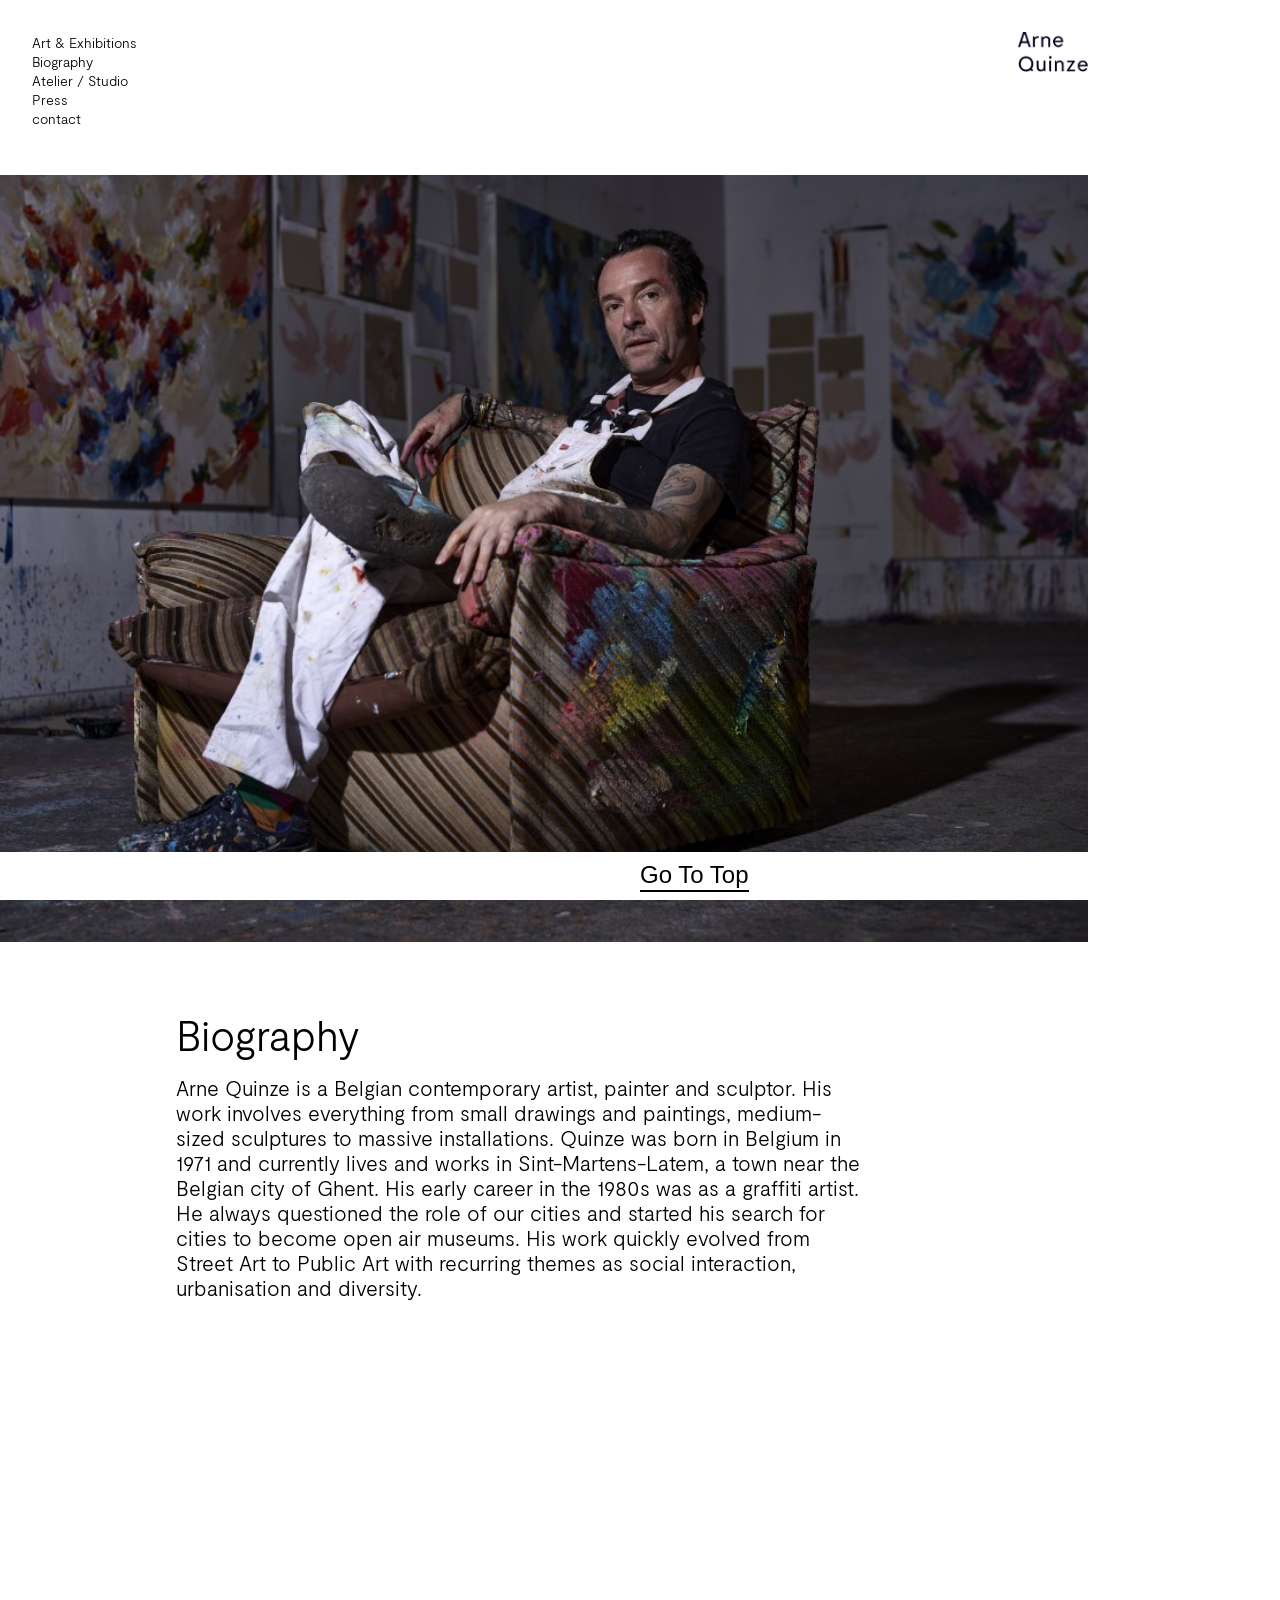
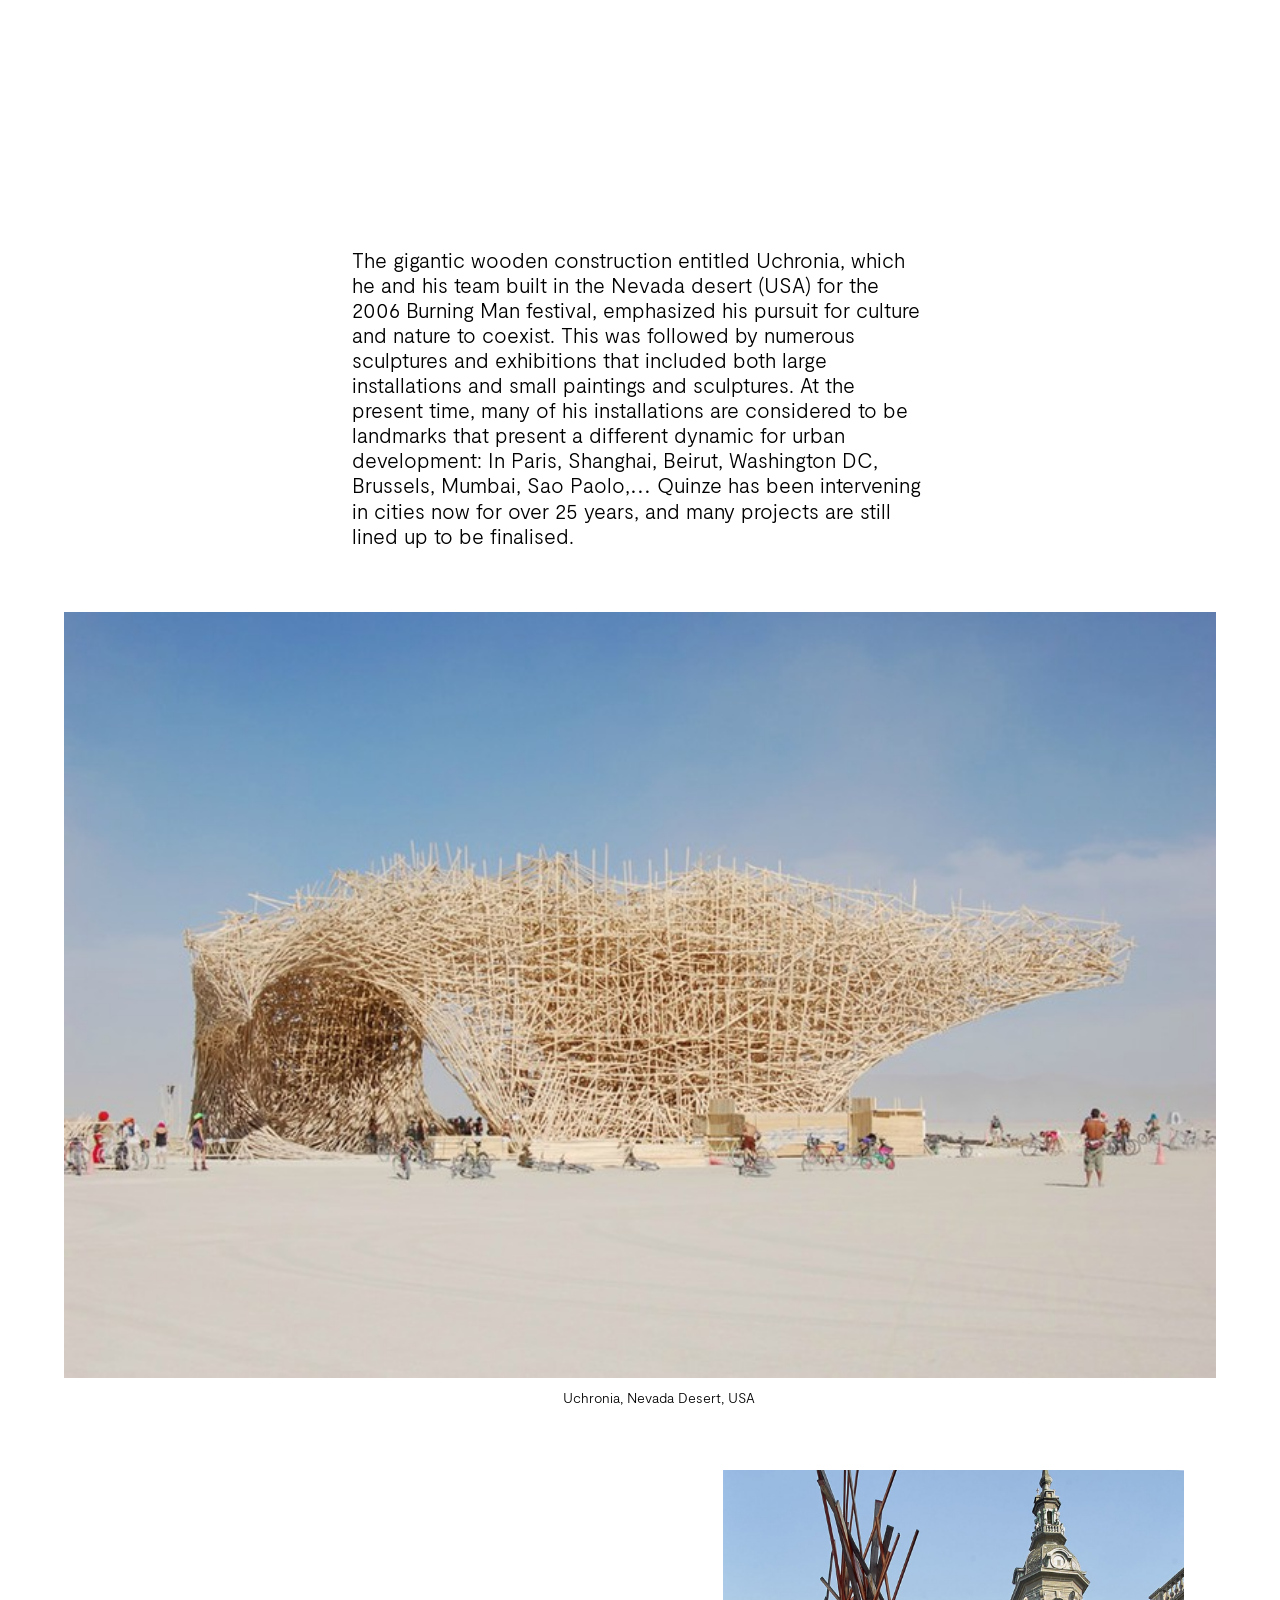
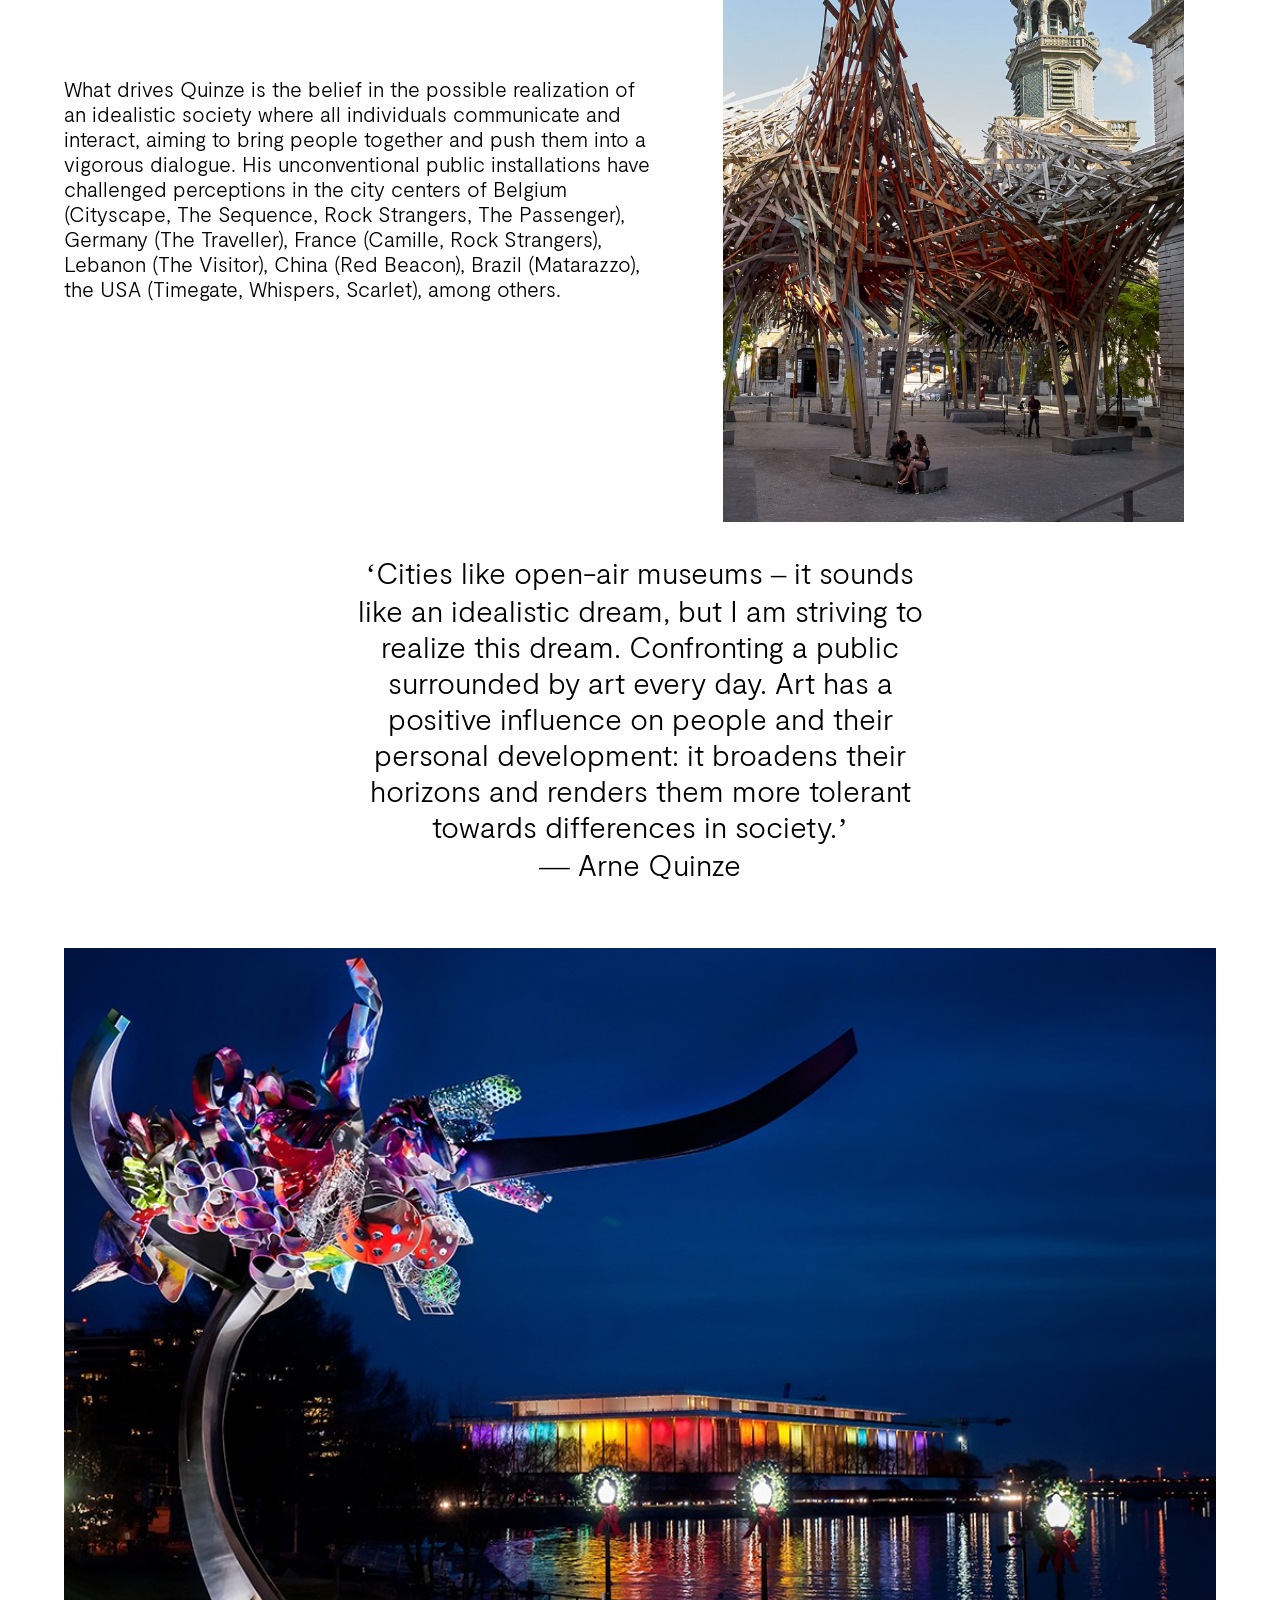
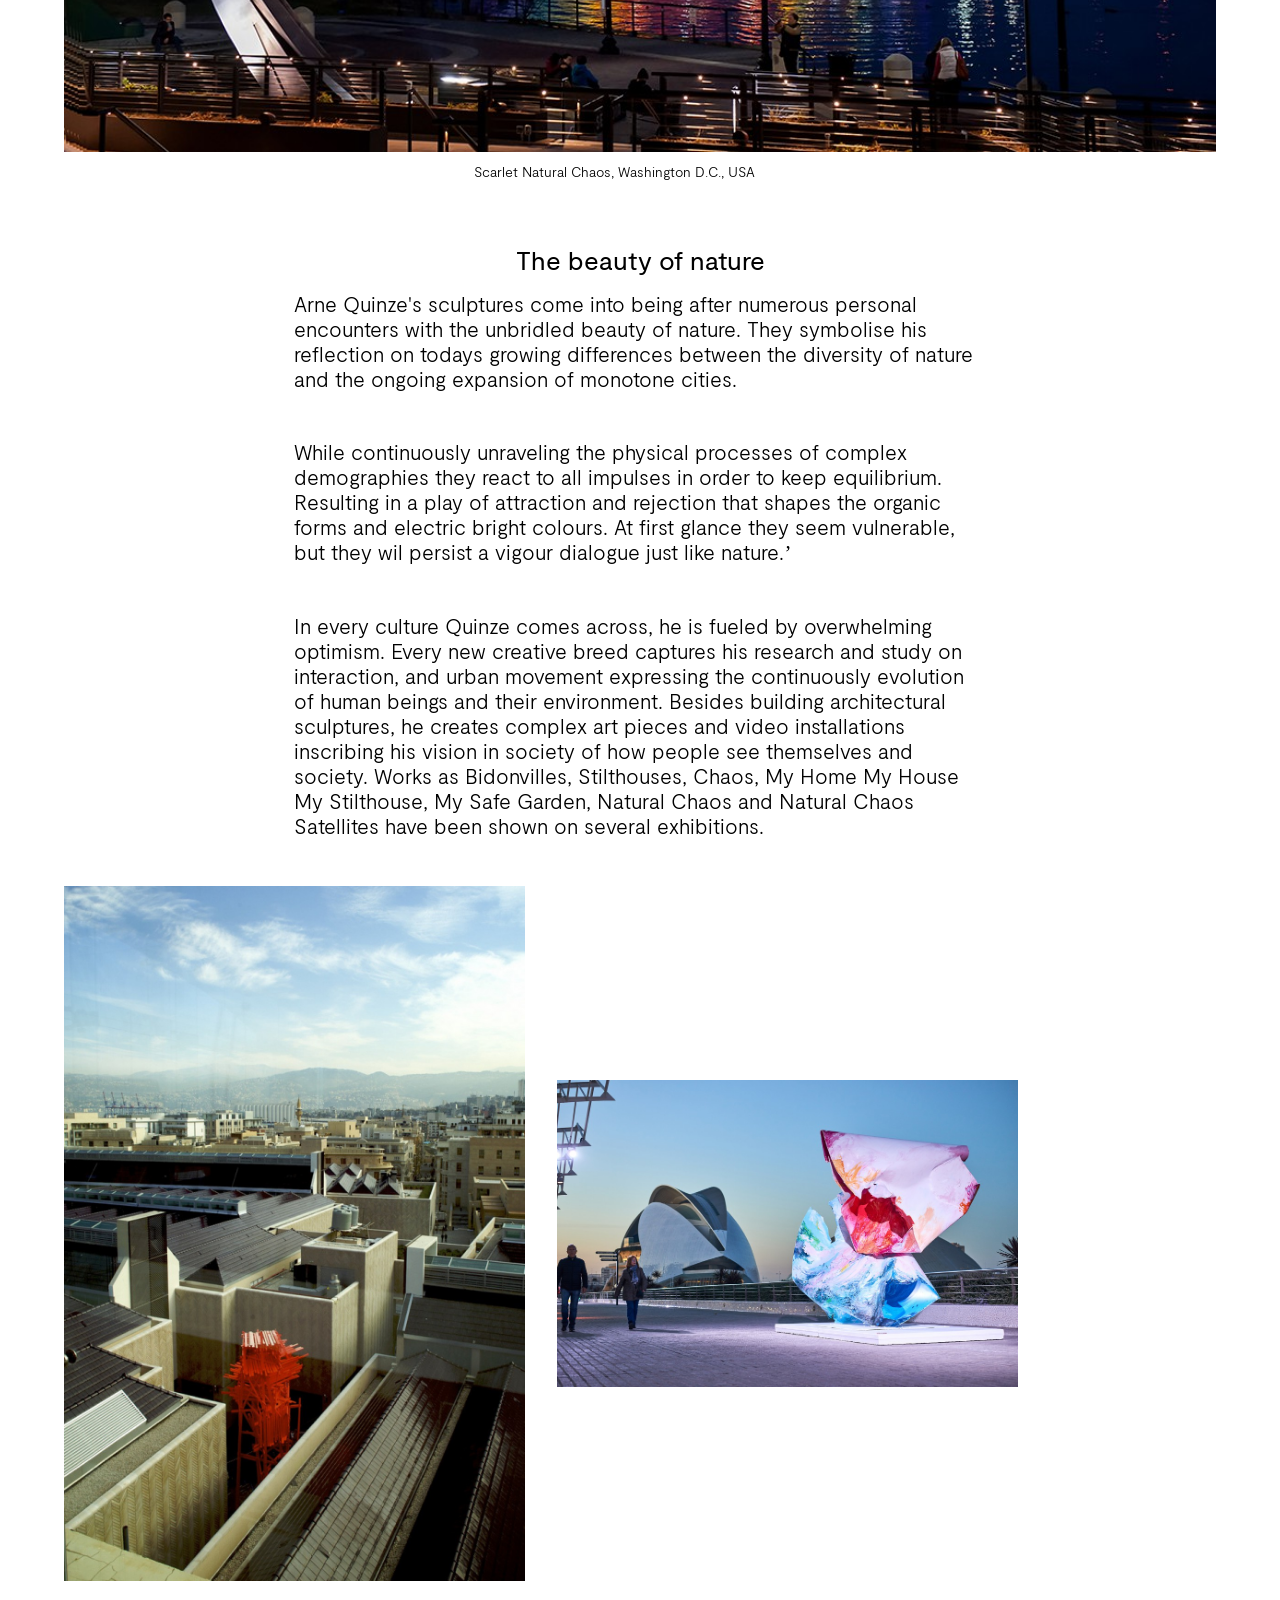
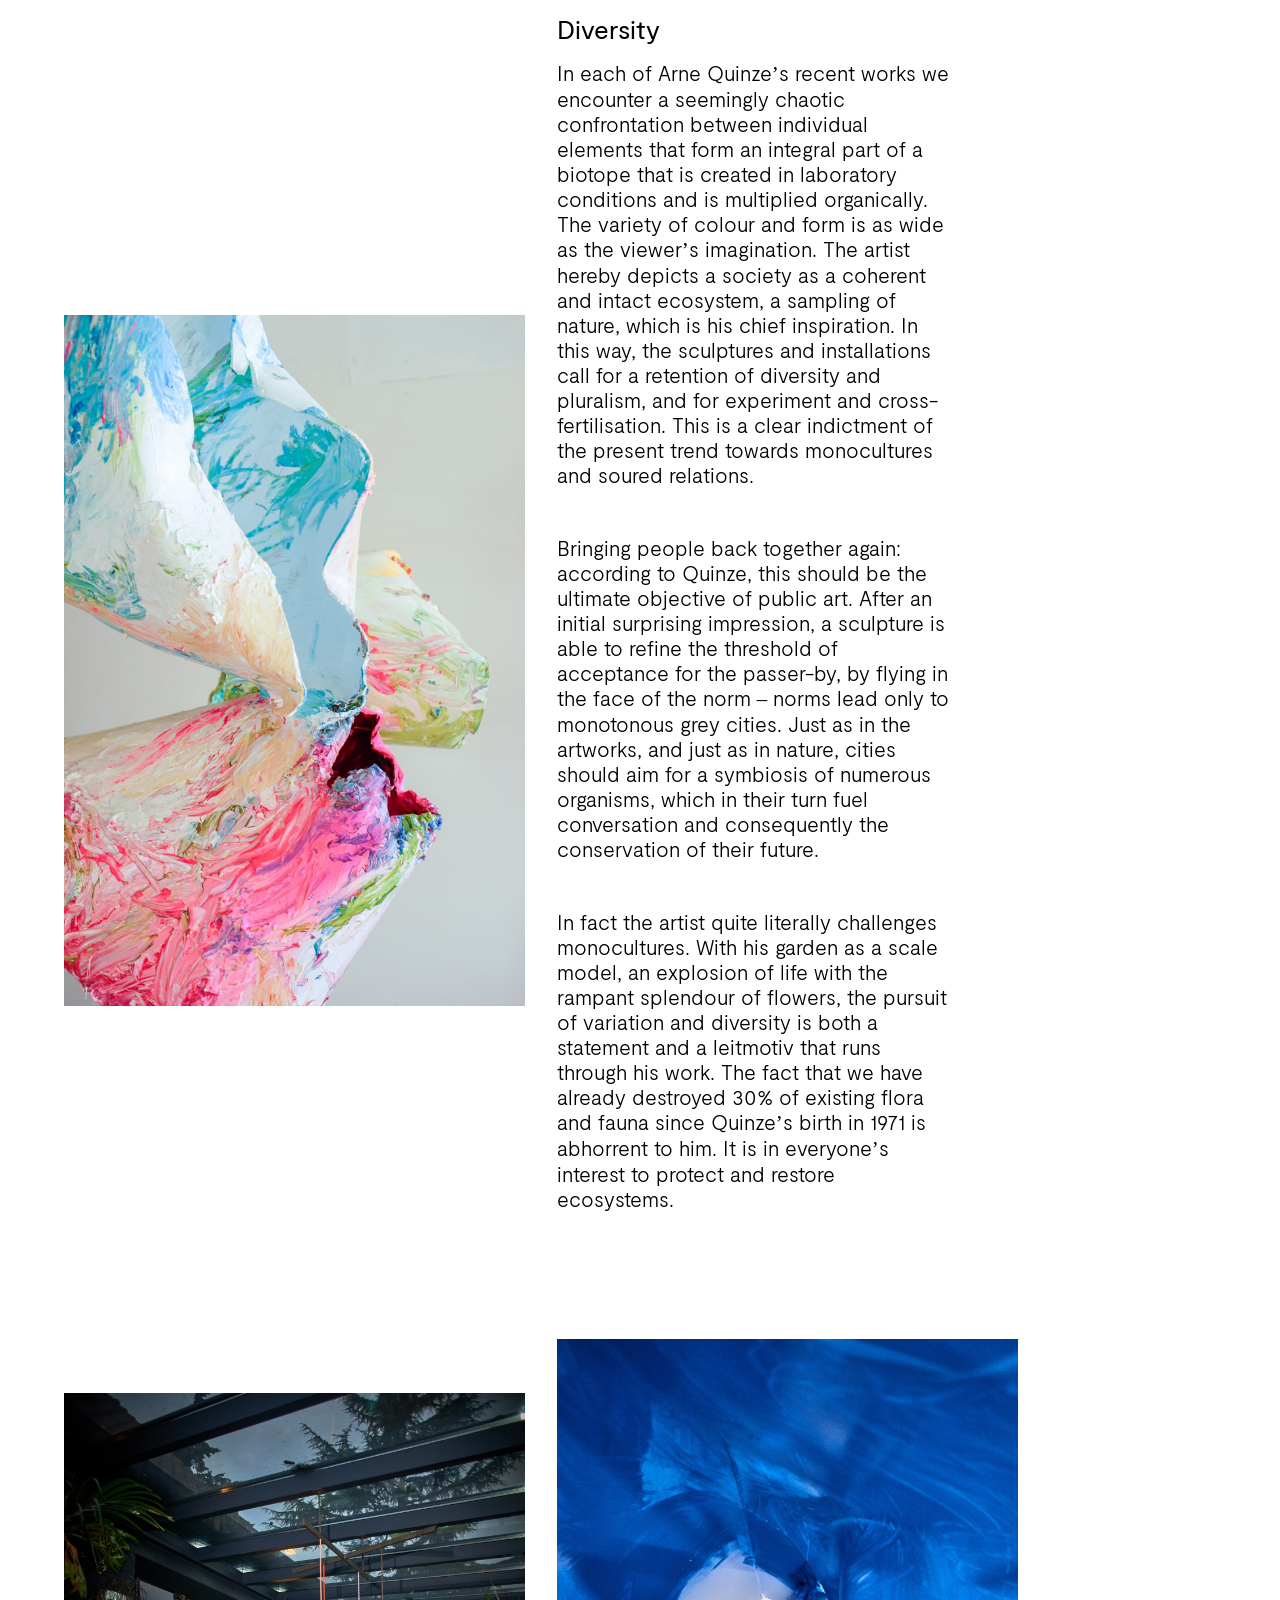
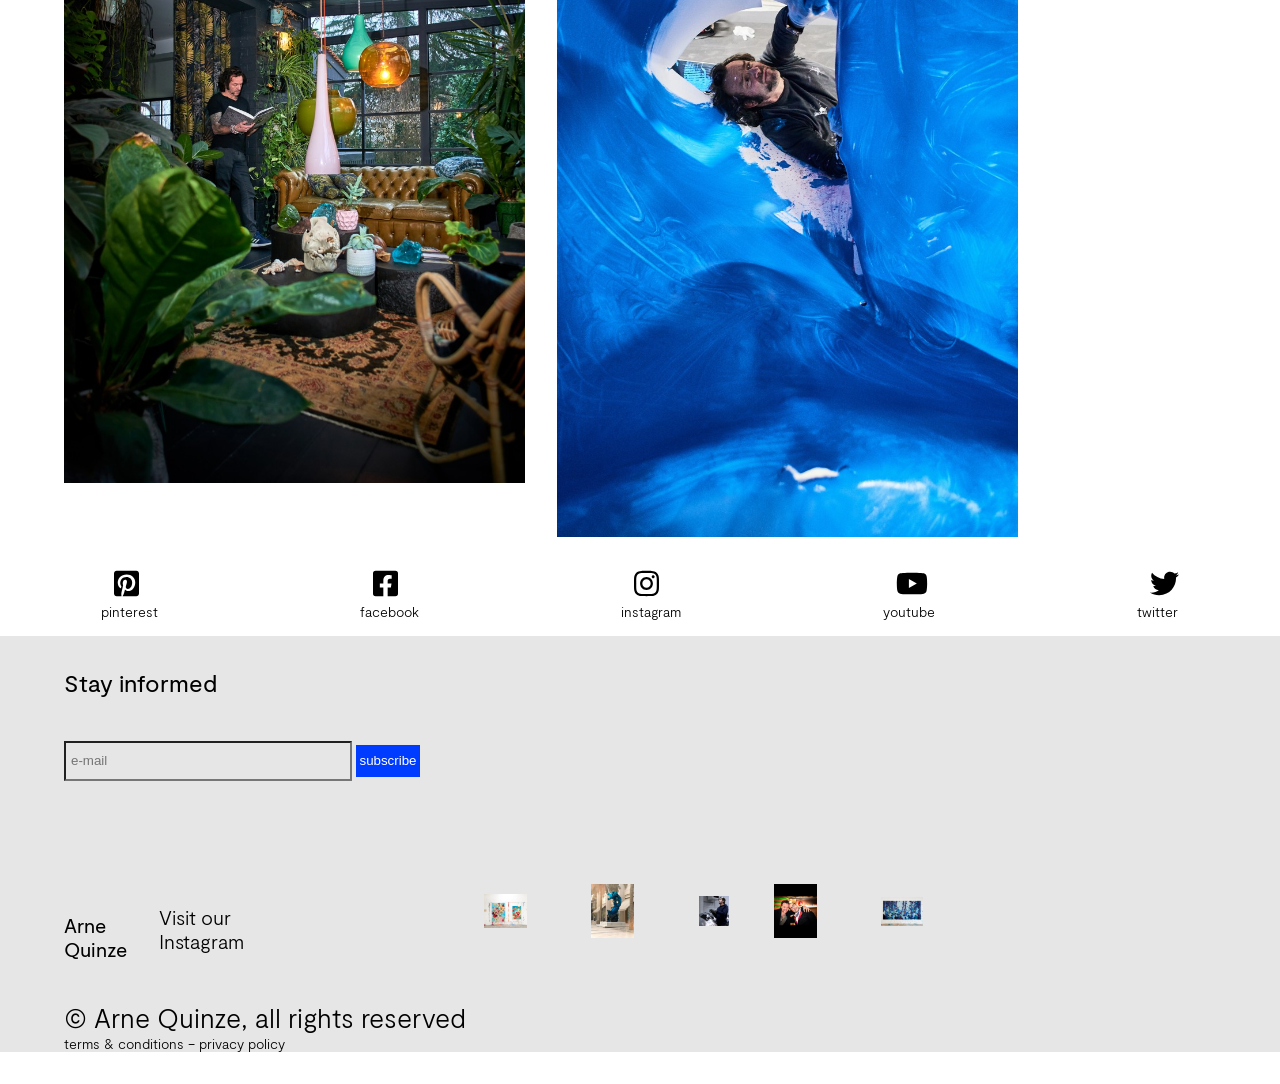
<file: static/biography.html>
<!DOCTYPE html>
<html lang="en">

<head>
    <meta charset="UTF-8">
    <meta http-equiv="X-UA-Compatible" content="IE=edge">
    <meta name="viewport" content="width=device-width, initial-scale=1.0">
    <title>Document</title>
    <base href="../">
    <link rel="stylesheet" href="static/css/main.css">
</head>

<body>
    <header>
        <div class="containerNavigation">
            <nav class="navigation">
                <ul>
                    <li><a href="art-and-exhibitions/index.html"> Art & Exhibitions</a></li>
                    <li><a href="static/biography.html"> Biography</a></li>
                    <li><a href="atelier-studio/index.html"> Atelier / Studio</a></li>
                    <li><a href="press/index.html"> Press</a></li>
                    <li><a href="static/contact.html"> contact</a></li>

                </ul>
                <div class="logo"><a href="static/index.html"><img src="static/img/logo.png" alt="logo"></a></div>

            </nav>
        </div>
        </div>
    </header>

    <main>

        <div class="containerBiography">
            <div class="biographyImg"><img src="static/img/15c5f8b53ebbbf9845e4844824b67818.jpg" alt="arnequinze"></div>
            <div class="biographyText">
                <h2>Biography</h2>
                <p>Arne Quinze is a Belgian contemporary artist, painter and sculptor. His work involves everything from small
                    drawings and paintings, medium-sized sculptures to massive installations. Quinze was born in Belgium in 1971
                    and currently lives and works in Sint-Martens-Latem, a town near the Belgian city of Ghent. His early career
                    in the 1980s was as a graffiti artist. He always questioned the role of our cities and started his search
                    for cities to become open air museums. His work quickly evolved from Street Art to Public Art with recurring
                    themes as social interaction, urbanisation and diversity.
                </p>
            </div>
            <iframe loading="lazy" src="https://www.youtube.com/embed/_9c1WVA29Bc" frameborder="0" allow="accelerometer; autoplay; encrypted-media; gyroscope; picture-in-picture" allowfullscreen=""></iframe>
            
            <div class="videoText">
                <p>The gigantic wooden construction entitled Uchronia, which he and his team built in the Nevada desert (USA)
                    for the 2006 Burning Man festival, emphasized his pursuit for culture and nature to coexist. This was
                    followed by numerous sculptures and exhibitions that included both large installations and small paintings
                    and sculptures. At the present time, many of his installations are considered to be landmarks that present a
                    different dynamic for urban development: In Paris, Shanghai, Beirut, Washington DC, Brussels, Mumbai, Sao
                    Paolo,… Quinze has been intervening in cities now for over 25 years, and many projects are still lined up to
                    be finalised.
                </p>
            </div>
            <div>
                <img src="static/img/9c3418c9a018e28f9f68883c65b04469.jpg" alt="arnequinze">
                <div class="place">
                    <p>Uchronia, Nevada Desert, USA</p>
                </div>
            </div>
            <div class="flexImage">
                <img src="static/img/c202781c65ae87df313be7ee019ed973.jpg" alt="arnequinze">
                <p>What drives Quinze is the belief in the possible realization of an idealistic society where all individuals
                    communicate and interact, aiming to bring people together and push them into a vigorous dialogue. His
                    unconventional public installations have challenged perceptions in the city centers of Belgium (Cityscape,
                    The Sequence, Rock Strangers, The Passenger), Germany (The Traveller), France (Camille, Rock Strangers),
                    Lebanon (The Visitor), China (Red Beacon), Brazil (Matarazzo), the USA (Timegate, Whispers, Scarlet), among
                    others.
                </p>
            </div>
            <div class="quote">
                <p>
                    ‘Cities like open-air museums – it sounds like an idealistic dream, but I am striving to realize this dream.
                    Confronting a public surrounded by art every day. Art has a positive influence on people and their personal
                    development: it broadens their horizons and renders them more tolerant towards differences in society.’<br>
                    — Arne Quinze
                </p>
            </div>
            <img src="static/img/50853df7b0dcfdca79f841bcb0a4d582.jpg" alt="Washington">
            <div class="place">
                <p>Scarlet Natural Chaos, Washington D.C., USA</p>
            </div>
            <div class="naturText">
                <h2>The beauty of nature</h2>
                <p>Arne Quinze's sculptures come into being after numerous personal encounters with the unbridled beauty of
                    nature. They symbolise his reflection on todays growing differences between the diversity of nature and the
                    ongoing expansion of monotone cities.
                </p>
                <p>While continuously unraveling the physical processes of complex demographies they react to all impulses in
                    order to keep equilibrium. Resulting in a play of attraction and rejection that shapes the organic forms and
                    electric bright colours. At first glance they seem vulnerable, but they wil persist a vigour dialogue just
                    like nature.’
                </p>
                <p>In every culture Quinze comes across, he is fueled by overwhelming optimism. Every new creative breed
                    captures his research and study on interaction, and urban movement expressing the continuously evolution of
                    human beings and their environment. Besides building architectural sculptures, he creates complex art pieces
                    and video installations inscribing his vision in society of how people see themselves and society. Works as
                    Bidonvilles, Stilthouses, Chaos, My Home My House My Stilthouse, My Safe Garden, Natural Chaos and Natural
                    Chaos Satellites have been shown on several exhibitions.
                </p>
            </div>
            <div class="flexImage">
                <img src="static/img/c34070b0aca86be7e440a69deccc53aa.jpg" alt="arnequinze">
                <img src="static/img/fc6a336f69a880356ac355888a7a8009.jpg" alt="arnequinze">
            </div>
            <div class="flexImage">
                <img src="static/img/e5b15f49ebcbb7f436ca77b9029edd38.jpg" alt="arnequinze">
                <div class="diversityText">
                    <h2>Diversity</h2>
                    <p>In each of Arne Quinze’s recent works we encounter a seemingly chaotic confrontation between individual
                        elements that form an integral part of a biotope that is created in laboratory conditions and is multiplied
                        organically. The variety of colour and form is as wide as the viewer’s imagination. The artist hereby
                        depicts a society as a coherent and intact ecosystem, a sampling of nature, which is his chief inspiration.
                        In this way, the sculptures and installations call for a retention of diversity and pluralism, and for
                        experiment and cross-fertilisation. This is a clear indictment of the present trend towards monocultures and
                        soured relations.
                    </p>
                    <p>Bringing people back together again: according to Quinze, this should be the ultimate objective of public
                        art. After an initial surprising impression, a sculpture is able to refine the threshold of acceptance for
                        the passer-by, by flying in the face of the norm – norms lead only to monotonous grey cities. Just as in the
                        artworks, and just as in nature, cities should aim for a symbiosis of numerous organisms, which in their
                        turn fuel conversation and consequently the conservation of their future.
                    </p>
                    <p>
                        In fact the artist quite literally challenges monocultures. With his garden as a scale model, an explosion
                        of life with the rampant splendour of flowers, the pursuit of variation and diversity is both a statement
                        and a leitmotiv that runs through his work. The fact that we have already destroyed 30% of existing flora
                        and fauna since Quinze’s birth in 1971 is abhorrent to him. It is in everyone’s interest to protect and
                        restore ecosystems.
                    </p>
                </div>
            </div>
            <div class="flexImage">
                <img src="static/img/3ccfacf2b0d4e37aaec0bab9db1dbd91.jpg" alt="arnequinze">
                <img src="static/img/1cfc76d9a2281ec655f5be043878c0dd.jpg" alt="arnequinze">
            </div>
        </div>

        <div class="button"><button type="button" class="buttonTop">Go To Top</button></div>

    </main>


    <footer>
        <div class="socials">
            <ul>
                <li><a href="https://nl.pinterest.com/arnequinze/"><img
                            src="static/img/social icons/pinterest-square-brands.svg" alt="pinterest"><br> pinterest</a>
                </li>
                <li><a href="https://www.facebook.com/arnequinze"><img
                            src="static/img/social icons/facebook-square-brands.svg" alt="facebook"><br> facebook</a>
                </li>
                <li><a href="https://www.instagram.com/arnequinze/"><img
                            src="static/img/social icons/instagram-brands.svg" alt="instagram"><br> instagram</a></li>
                <li><a href="https://www.youtube.com/user/QuinzeArne"><img
                            src="static/img/social icons/youtube-brands.svg" alt="youtube"><br> youtube</a></li>
                <li><a href="https://twitter.com/quinzearne"><img src="static/img/social icons/twitter-brands.svg"
                            alt="twitter"><br> twitter</a></li>
            </ul>

        </div>

        <div class="footer">
            <div class="containerFooter">
                <h2>Stay informed</h2>
                <label for="email"></label>
                <input type="email" placeholder="e-mail" id="email" name="user_email">
                <input type="submit" value="subscribe" name="submit">
                <div class="instaContainer">
                    <h2>Arne Quinze</h2>
                    <a href="https://www.instagram.com/arnequinze/">Visit our Instagram</a>
                    <div class="footerImg">
                        <div class="instaImg"><img src="static/img/2714183459213040996.jpg" loading="lazy" alt="footer img"></div>
                        <div class="instaImg"><img src="static/img/2713504972441583411.jpg" loading="lazy" alt="footer img"></div>
                        <div class="instaImg"><img src="static/img/2712692866486024238.jpg" loading="lazy" alt="footer img"></div>
                        <div class="instaImg"><img src="static/img/2711328848122946800.jpg" loading="lazy" alt="footer img"></div>
                        <div class="instaImg"><img src="static/img/2708359731166264287.jpg" loading="lazy" alt="footer img"></div>
                    </div>
                </div>
                <p>© Arne Quinze, all rights reserved</p>
                <a href="https://www.arnequinze.com/terms-and-conditions">terms & conditions</a> -
                <a href="https://www.arnequinze.com/privacy-policy">privacy policy</a>
            </div>
        </div>
    </footer>

    <script src="static/js/totop.js"></script>

</body>

</html>
</file>
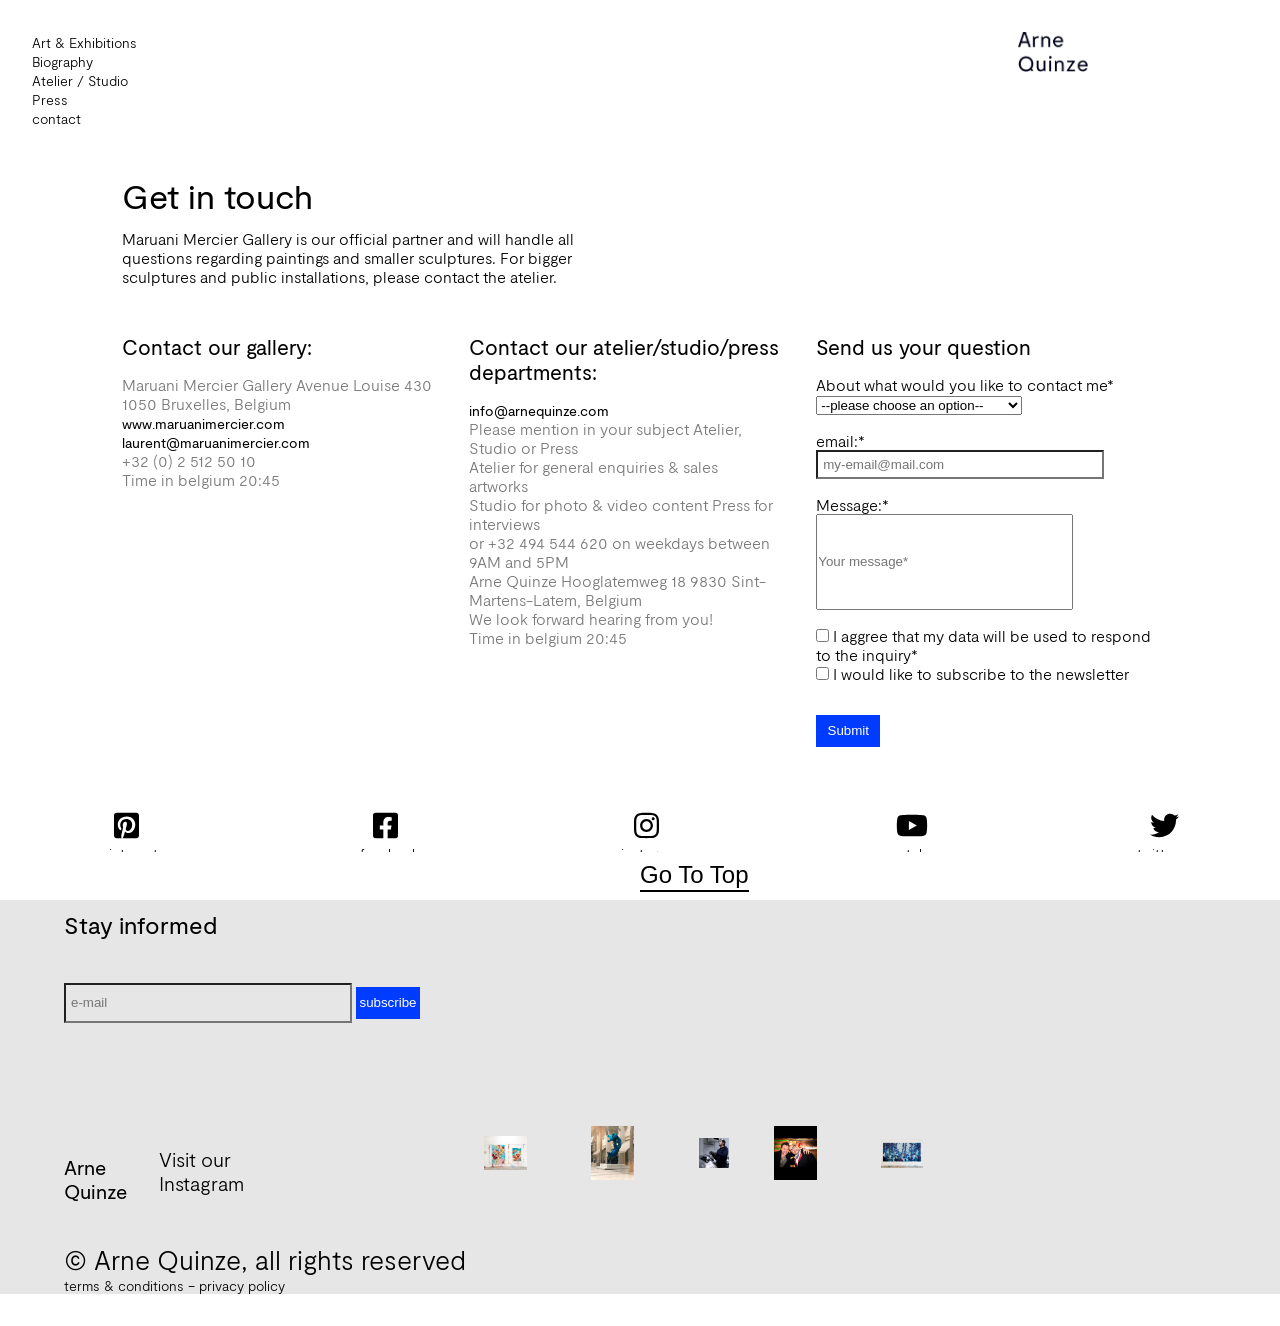
<file: static/contact.html>
<!DOCTYPE html>
<html lang="en">

<head>
    <meta charset="UTF-8">
    <meta http-equiv="X-UA-Compatible" content="IE=edge">
    <meta name="viewport" content="width=device-width, initial-scale=1.0">
    <title>Document</title>
    <base href="../">
    <link rel="stylesheet" href="static/css/main.css">
</head>

<body>
    <header>
        <div class="containerNavigation">
            <nav class="navigation">
                <ul>
                    <li><a href="art-and-exhibitions/index.html"> Art & Exhibitions</a></li>
                    <li><a href="static/biography.html"> Biography</a></li>
                    <li><a href="atelier-studio/index.html"> Atelier / Studio</a></li>
                    <li><a href="press/index.html"> Press</a></li>
                    <li><a href="static/contact.html"> contact</a></li>

                </ul>
                <div class="logo"><a href="static/index.html"><img src="static/img/logo.png" alt="logo"></a></div>

            </nav>
        </div>
        </div>
    </header>
    <main>
        <div class="containerContactPage">
            <div class="touchText">
                <h1>Get in touch</h1>
                <p>Maruani Mercier Gallery is our official partner and will handle all questions regarding paintings and
                    smaller
                    sculptures. For bigger sculptures and public installations, please contact the atelier.</p>
            </div>
            <div class="contactContainer">
                <div class="contactGallery">
                    <h2>Contact our gallery:</h2>
                    <p>
                        Maruani Mercier Gallery
                        Avenue Louise 430
                        1050 Bruxelles, Belgium
                    </p>
                    <a href="http://www.maruanimercier.com">www.maruanimercier.com</a> <br>
                    <a href="mailto:laurent@maruanimercier.com">laurent@maruanimercier.com</a>
                    <p> +32 (0) 2 512 50 10
                    </p>
                    <div class="time">
                        
                    </div>
                </div>
                <div class="contactAtelier">
                    <h2>Contact our atelier/studio/press departments:</h2>
                    <a href="mailto:info@arnequinze.com">info@arnequinze.com</a>
                    <p>Please mention in your subject Atelier, Studio or Press</p>
                    <p>Atelier for general enquiries & sales artworks</p>
                    <p>
                        Studio for photo & video content
                        Press for interviews
                    </p>
                    <p>
                        or +32 494 544 620 on weekdays between 9AM and 5PM
                    </p>
                    <p>
                        Arne Quinze
                        Hooglatemweg 18
                        9830 Sint-Martens-Latem, Belgium
                    </p>
                    <p>We look forward hearing from you!</p>
                    <div class="time">
                        
                    </div>
                </div>
                <div class="form">
                    <h2>Send us your question</h2>

                    <form>
                        <label for="select">About what would you like to contact me*</label>
                        <select name="category" id="category" required>
                            <option value="">--please choose an option--</option>
                            <option value="purchase">Purchase a work</option>
                            <option value="Question">Question about a public work</option>
                            <option value="Other">Other</option>
                        </select><br>
                        <label for="email">email:*</label><br>
                        <input type="email" name="email1" id="email1" placeholder="my-email@mail.com" required><br>
                        <label for="message">Message:*</label><br>
                        <input type="text" name="message" id="message" placeholder ="Your message*" rows=4 required><br>
                        <input type="checkbox" name="inquiry" id="inquiry" required>
                        <label for="inquiry">I aggree that my data will be used to respond to the inquiry*</label><br>
                        <input type="checkbox" name="newsletter" id="newsletter">
                        <label for="newsletter">I would like to subscribe to the newsletter</label><br>
                        <input type="submit" value="Submit">
                    </form>
                </div>
            </div>
        </div>


        <div class="button"><button type="button" class="buttonTop">Go To Top</button></div>
    </main>

    <footer>
        <div class="socials">
            <ul>
                <li><a href="https://nl.pinterest.com/arnequinze/"><img
                            src="static/img/social icons/pinterest-square-brands.svg" alt="pinterest"><br> pinterest</a>
                </li>
                <li><a href="https://www.facebook.com/arnequinze"><img
                            src="static/img/social icons/facebook-square-brands.svg" alt="facebook"><br> facebook</a>
                </li>
                <li><a href="https://www.instagram.com/arnequinze/"><img
                            src="static/img/social icons/instagram-brands.svg" alt="instagram"><br> instagram</a></li>
                <li><a href="https://www.youtube.com/user/QuinzeArne"><img
                            src="static/img/social icons/youtube-brands.svg" alt="youtube"><br> youtube</a></li>
                <li><a href="https://twitter.com/quinzearne"><img src="static/img/social icons/twitter-brands.svg"
                            alt="twitter"><br> twitter</a></li>
            </ul>

        </div>

        <div class="footer">
            <div class="containerFooter">
                <h2>Stay informed</h2>
                <label for="email"></label>
                <input type="email" placeholder="e-mail" id="email" name="user_email">
                <input type="submit" value="subscribe" name="submit">
                <div class="instaContainer">
                    <h2>Arne Quinze</h2>
                    <a href="https://www.instagram.com/arnequinze/">Visit our Instagram</a>
                    <div class="footerImg">
                        <div class="instaImg"><img src="static/img/2714183459213040996.jpg" loading="lazy" alt="footer img"></div>
                        <div class="instaImg"><img src="static/img/2713504972441583411.jpg" loading="lazy" alt="footer img"></div>
                        <div class="instaImg"><img src="static/img/2712692866486024238.jpg" loading="lazy" alt="footer img"></div>
                        <div class="instaImg"><img src="static/img/2711328848122946800.jpg" loading="lazy" alt="footer img"></div>
                        <div class="instaImg"><img src="static/img/2708359731166264287.jpg" loading="lazy" alt="footer img"></div>
                    </div>
                </div>
                <p>© Arne Quinze, all rights reserved</p>
                <a href="https://www.arnequinze.com/terms-and-conditions">terms & conditions</a> -
                <a href="https://www.arnequinze.com/privacy-policy">privacy policy</a>
            </div>
        </div>
    </footer>
    
    <script src="static/js/totop.js"></script>
    <script src="static/js/contact.js"></script>

</body>

</html>
</file>
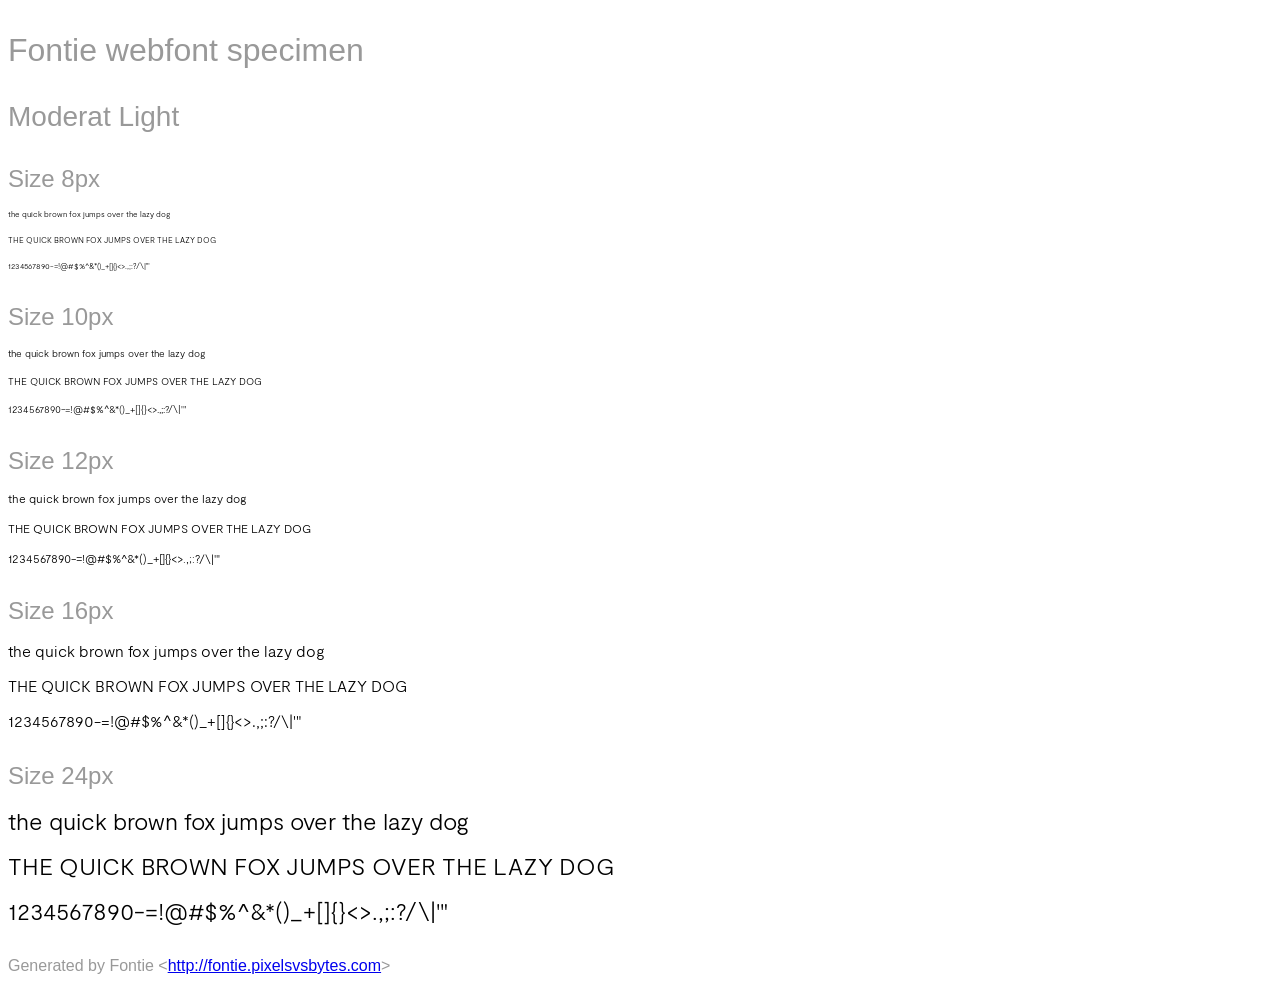
<file: static/fonts/Moderat/fontie-package/Moderat Light.html>
<html>
<head>
    <style>
        /* INFO We recommend to use @import or the link tag to include the
                font-face definition into your page.
           NOTE Some browsers block access to CSS rules in external files if the
                page is not loaded via HTTP. Therefore the Font Smoothie script
                will not work if you open this page as a local file. */
        @import url('Moderat Light.css');

        /* INFO Just some other styles to beautify the page ;) */
        body {
            font-family: sans-serif;
            color: #999;
            white-space: nowrap;
        }
        h1 {
            font-size: 2rem;
            font-weight: normal;
            margin: 2rem 0 1rem 0;
        }
        h2 {
            font-size: 1.75rem;
            font-weight: normal;
            margin: 2rem 0 1rem 0;
        }
        h3 {
            font-size: 1.5rem;
            font-weight: normal;
            margin: 2rem 0 1rem 0;
        }
        p {
            margin: 2rem 0;
        }
        div p {
            font-family: 'Moderat Light';
            font-weight: 300;
            font-style: normal;
            color: #000;
            margin: 1rem 0;
        }
    </style>
    <title>Moderat Light &mdash; Fontie webfont specimen</title>
</head>

<body>
    <h1>Fontie webfont specimen</h1>
    <h2>Moderat Light</h2>
    <div style="font-size:8px">
        <h3>Size 8px</h3>
        <p>the quick brown fox jumps over the lazy dog</p>
        <p>THE QUICK BROWN FOX JUMPS OVER THE LAZY DOG</p>
        <p>1234567890-=!@#$%^&amp;*()_+[]{}&lt;&gt;.,;:?/\|'"</p>
    </div>
    <div style="font-size:10px">
        <h3>Size 10px</h3>
        <p>the quick brown fox jumps over the lazy dog</p>
        <p>THE QUICK BROWN FOX JUMPS OVER THE LAZY DOG</p>
        <p>1234567890-=!@#$%^&amp;*()_+[]{}&lt;&gt;.,;:?/\|'"</p>
    </div>
    <div style="font-size:12px">
        <h3>Size 12px</h3>
        <p>the quick brown fox jumps over the lazy dog</p>
        <p>THE QUICK BROWN FOX JUMPS OVER THE LAZY DOG</p>
        <p>1234567890-=!@#$%^&amp;*()_+[]{}&lt;&gt;.,;:?/\|'"</p>
    </div>
    <div style="font-size:16px">
        <h3>Size 16px</h3>
        <p>the quick brown fox jumps over the lazy dog</p>
        <p>THE QUICK BROWN FOX JUMPS OVER THE LAZY DOG</p>
        <p>1234567890-=!@#$%^&amp;*()_+[]{}&lt;&gt;.,;:?/\|'"</p>
    </div>
    <div style="font-size:24px">
        <h3>Size 24px</h3>
        <p>the quick brown fox jumps over the lazy dog</p>
        <p>THE QUICK BROWN FOX JUMPS OVER THE LAZY DOG</p>
        <p>1234567890-=!@#$%^&amp;*()_+[]{}&lt;&gt;.,;:?/\|'"</p>
    </div>
    <p>Generated by Fontie &lt;<a href="http://fontie.pixelsvsbytes.com">http://fontie.pixelsvsbytes.com</a>&gt;</p>
</body>

</html>
</file>
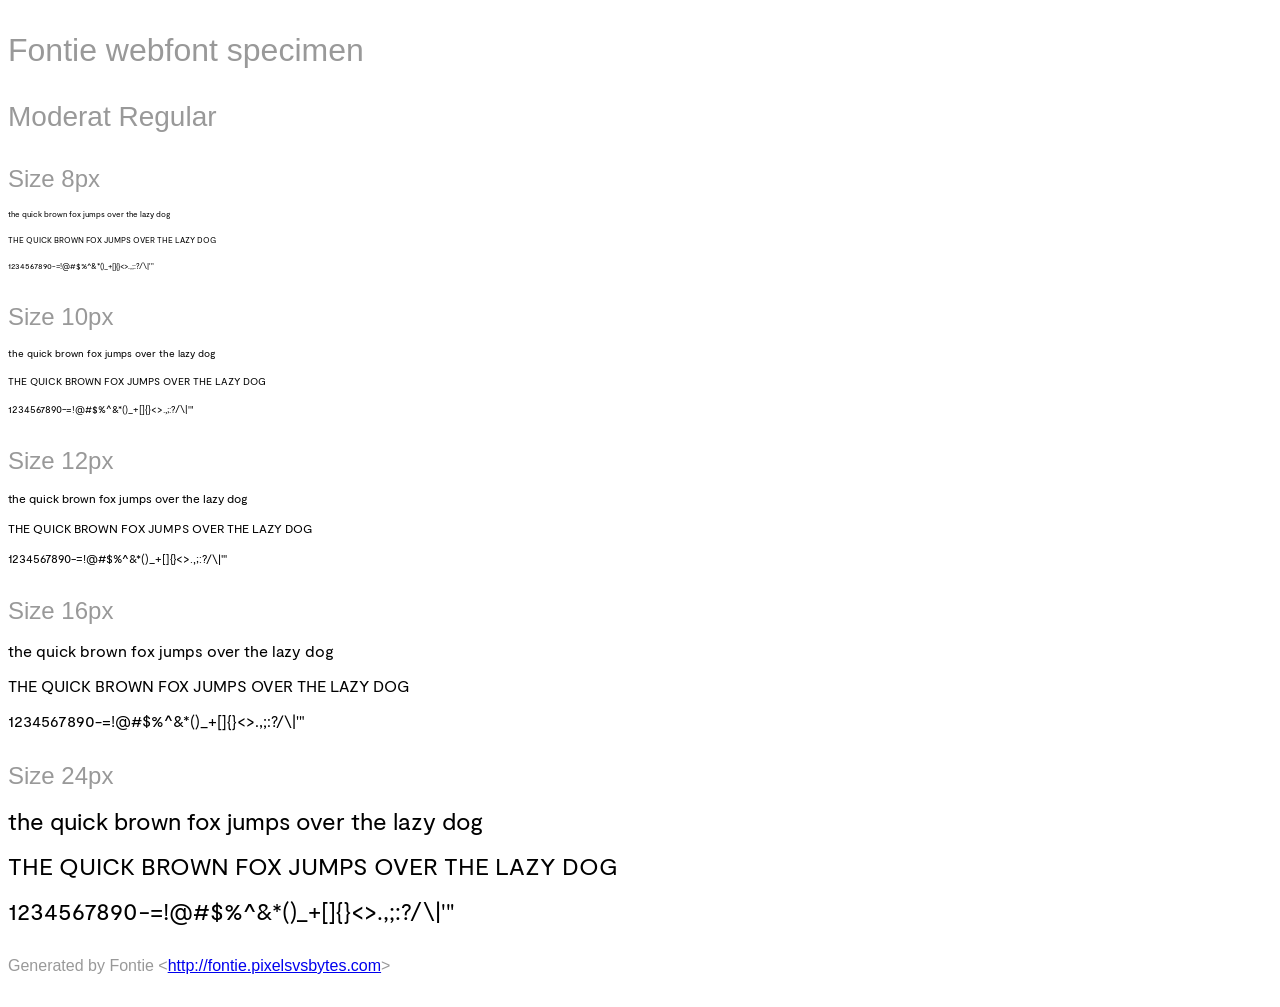
<file: static/fonts/Moderat/fontie-package/Moderat Regular.html>
<html>
<head>
    <style>
        /* INFO We recommend to use @import or the link tag to include the
                font-face definition into your page.
           NOTE Some browsers block access to CSS rules in external files if the
                page is not loaded via HTTP. Therefore the Font Smoothie script
                will not work if you open this page as a local file. */
        @import url('Moderat.css');

        /* INFO Just some other styles to beautify the page ;) */
        body {
            font-family: sans-serif;
            color: #999;
            white-space: nowrap;
        }
        h1 {
            font-size: 2rem;
            font-weight: normal;
            margin: 2rem 0 1rem 0;
        }
        h2 {
            font-size: 1.75rem;
            font-weight: normal;
            margin: 2rem 0 1rem 0;
        }
        h3 {
            font-size: 1.5rem;
            font-weight: normal;
            margin: 2rem 0 1rem 0;
        }
        p {
            margin: 2rem 0;
        }
        div p {
            font-family: 'Moderat';
            font-weight: 400;
            font-style: normal;
            color: #000;
            margin: 1rem 0;
        }
    </style>
    <title>Moderat &mdash; Fontie webfont specimen</title>
</head>

<body>
    <h1>Fontie webfont specimen</h1>
    <h2>Moderat Regular</h2>
    <div style="font-size:8px">
        <h3>Size 8px</h3>
        <p>the quick brown fox jumps over the lazy dog</p>
        <p>THE QUICK BROWN FOX JUMPS OVER THE LAZY DOG</p>
        <p>1234567890-=!@#$%^&amp;*()_+[]{}&lt;&gt;.,;:?/\|'"</p>
    </div>
    <div style="font-size:10px">
        <h3>Size 10px</h3>
        <p>the quick brown fox jumps over the lazy dog</p>
        <p>THE QUICK BROWN FOX JUMPS OVER THE LAZY DOG</p>
        <p>1234567890-=!@#$%^&amp;*()_+[]{}&lt;&gt;.,;:?/\|'"</p>
    </div>
    <div style="font-size:12px">
        <h3>Size 12px</h3>
        <p>the quick brown fox jumps over the lazy dog</p>
        <p>THE QUICK BROWN FOX JUMPS OVER THE LAZY DOG</p>
        <p>1234567890-=!@#$%^&amp;*()_+[]{}&lt;&gt;.,;:?/\|'"</p>
    </div>
    <div style="font-size:16px">
        <h3>Size 16px</h3>
        <p>the quick brown fox jumps over the lazy dog</p>
        <p>THE QUICK BROWN FOX JUMPS OVER THE LAZY DOG</p>
        <p>1234567890-=!@#$%^&amp;*()_+[]{}&lt;&gt;.,;:?/\|'"</p>
    </div>
    <div style="font-size:24px">
        <h3>Size 24px</h3>
        <p>the quick brown fox jumps over the lazy dog</p>
        <p>THE QUICK BROWN FOX JUMPS OVER THE LAZY DOG</p>
        <p>1234567890-=!@#$%^&amp;*()_+[]{}&lt;&gt;.,;:?/\|'"</p>
    </div>
    <p>Generated by Fontie &lt;<a href="http://fontie.pixelsvsbytes.com">http://fontie.pixelsvsbytes.com</a>&gt;</p>
</body>

</html>
</file>
